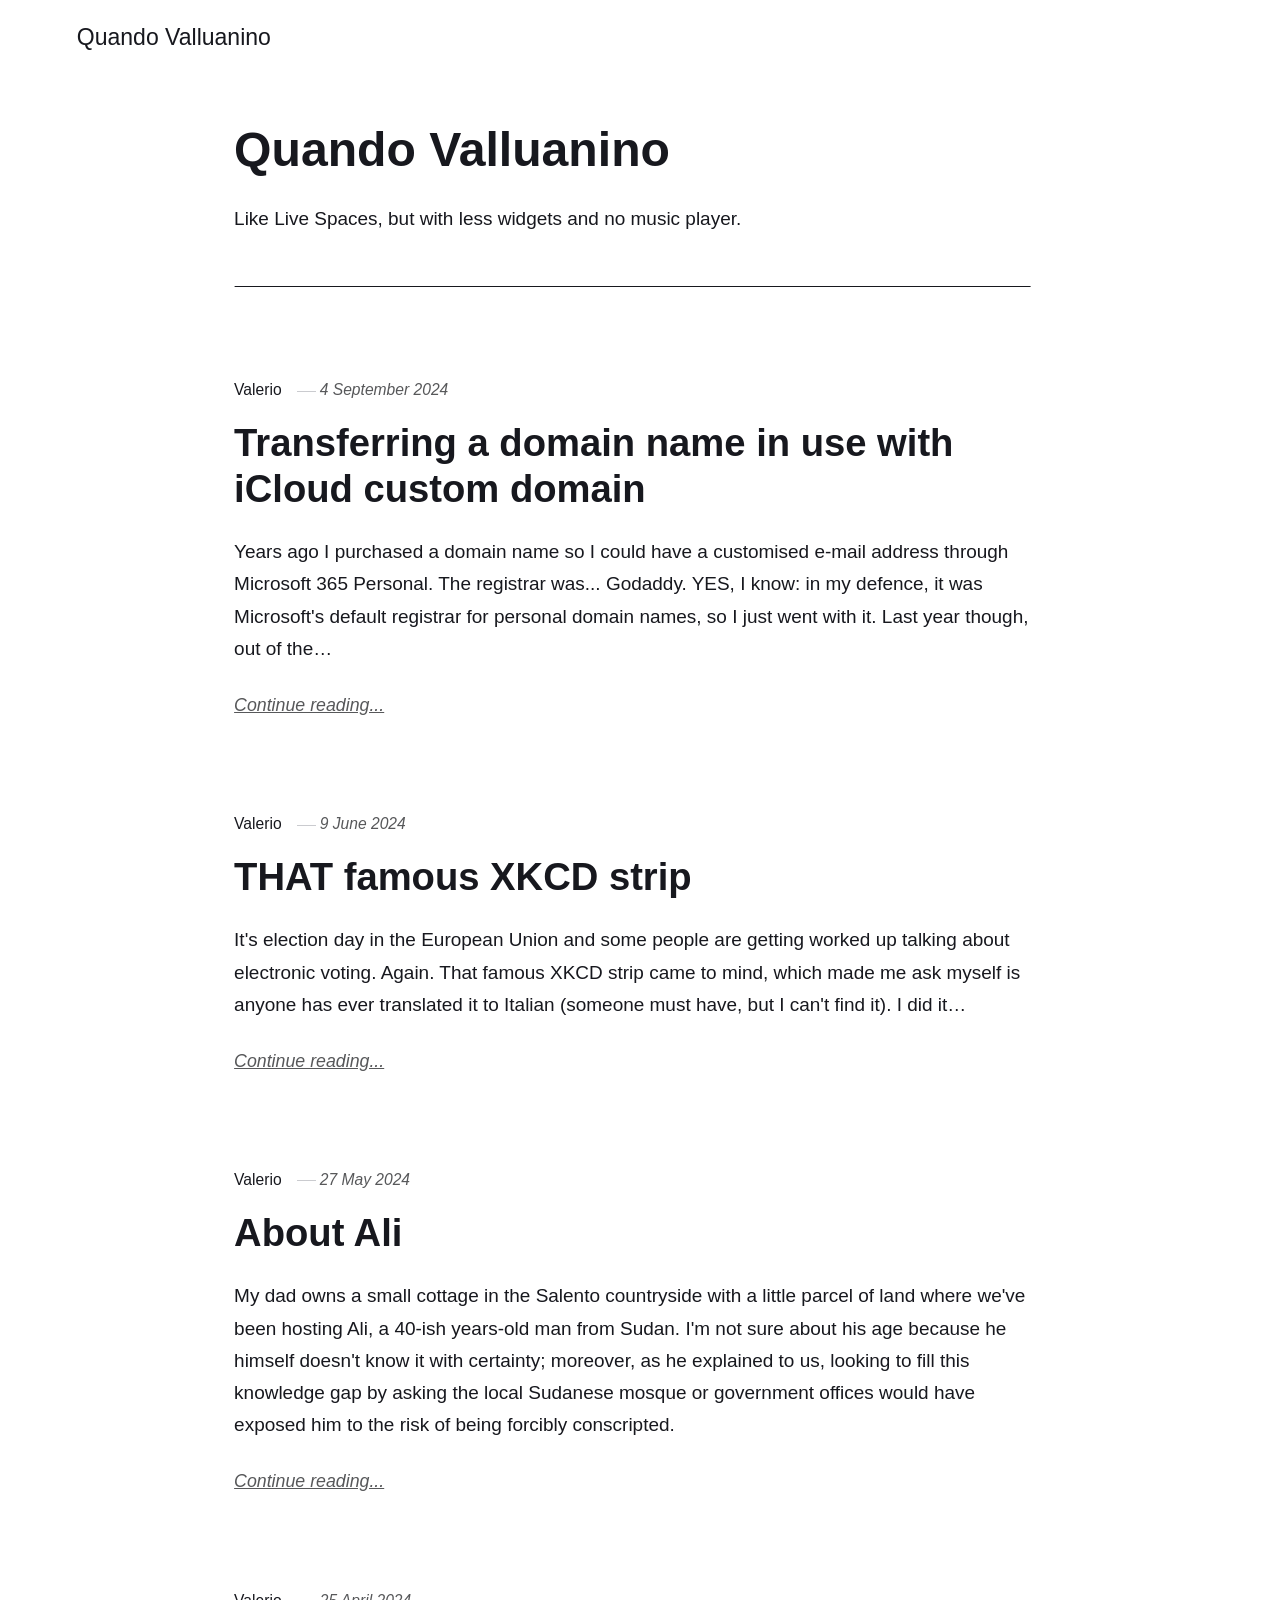
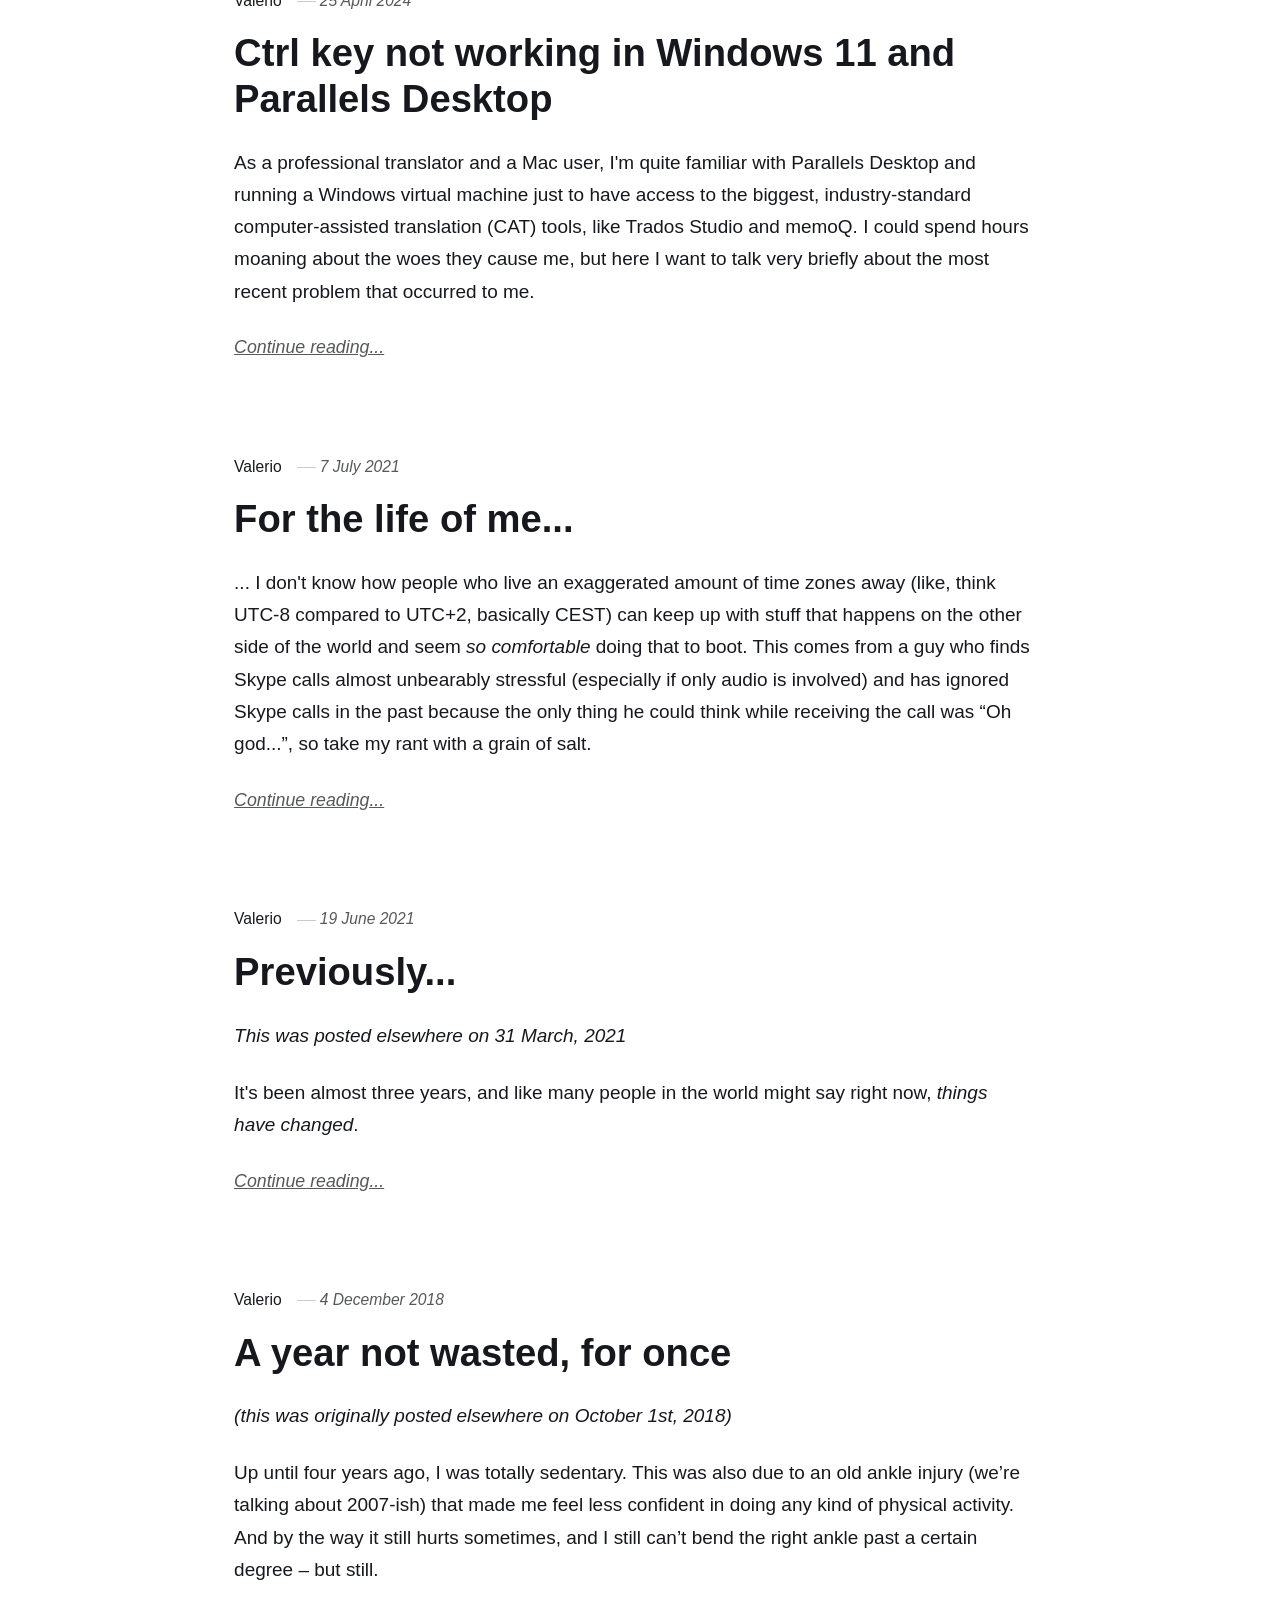
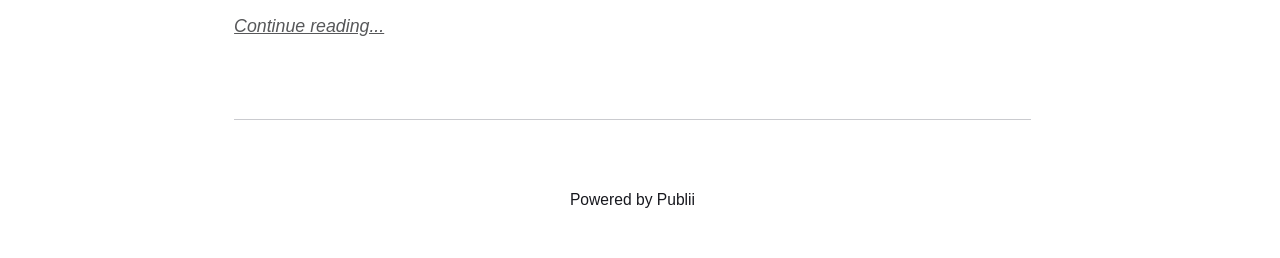
<file: index.html>
<!DOCTYPE html><html lang="en-gb"><head><meta charset="utf-8"><meta http-equiv="X-UA-Compatible" content="IE=edge"><meta name="viewport" content="width=device-width,initial-scale=1"><title>Quando Valluanino</title><meta name="generator" content="Publii Open-Source CMS for Static Site"><link rel="canonical" href="https://valluanino.github.io/quandovalluanino/"><link rel="alternate" type="application/atom+xml" href="https://valluanino.github.io/quandovalluanino/feed.xml" title="Quando Valluanino - RSS"><link rel="alternate" type="application/json" href="https://valluanino.github.io/quandovalluanino/feed.json" title="Quando Valluanino - JSON"><meta property="og:title" content="Quando Valluanino"><meta property="og:site_name" content="Quando Valluanino"><meta property="og:description" content=""><meta property="og:url" content="https://valluanino.github.io/quandovalluanino/"><meta property="og:type" content="website"><link rel="shortcut icon" href="https://valluanino.github.io/quandovalluanino/media/website/favicon.ico" type="image/x-icon"><link rel="stylesheet" href="https://valluanino.github.io/quandovalluanino/assets/css/style.css?v=ba29f6995f3744881c233d1e41ac983b"><script type="application/ld+json">{"@context":"http://schema.org","@type":"Organization","name":"Quando Valluanino","url":"https://valluanino.github.io/quandovalluanino/index.html"}</script><noscript><style>img[loading] {
                    opacity: 1;
                }</style></noscript></head><body class="home-template"><header class="top js-header"><a class="logo" href="https://valluanino.github.io/quandovalluanino/index.html">Quando Valluanino</a></header><main><div class="hero hero--noimage"><header class="hero__content"><div class="wrapper"><h1>Quando Valluanino</h1><p>Like Live Spaces, but with less widgets and no music player.</p></div></header></div><div class="wrapper feed"><article class="feed__item feed__item--centered"><div class="feed__content"><header><div class="feed__meta"><a href="https://valluanino.github.io/quandovalluanino/authors/valerio/index.html" class="feed__author">Valerio</a> <time datetime="2024-09-04T11:19" class="feed__date">4 September 2024</time></div><h2 class="feed__title"><a href="https://valluanino.github.io/quandovalluanino/transferring-a-domain-name-in-use-with-icloud-custom-domain/index.html">Transferring a domain name in use with iCloud custom domain</a></h2></header><p>Years ago I purchased a domain name so I could have a customised e-mail address through Microsoft 365 Personal. The registrar was... Godaddy. YES, I know: in my defence, it was Microsoft's default registrar for personal domain names, so I just went with it. Last year though, out of the&hellip;</p><a href="https://valluanino.github.io/quandovalluanino/transferring-a-domain-name-in-use-with-icloud-custom-domain/index.html" class="readmore feed__readmore">Continue reading...</a></div></article><article class="feed__item feed__item--centered"><div class="feed__content"><header><div class="feed__meta"><a href="https://valluanino.github.io/quandovalluanino/authors/valerio/index.html" class="feed__author">Valerio</a> <time datetime="2024-06-09T12:24" class="feed__date">9 June 2024</time></div><h2 class="feed__title"><a href="https://valluanino.github.io/quandovalluanino/that-famous-xkcd-strip/index.html">THAT famous XKCD strip</a></h2></header><p>It's election day in the European Union and some people are getting worked up talking about electronic voting. Again. That famous XKCD strip came to mind, which made me ask myself is anyone has ever translated it to Italian (someone must have, but I can't find it). I did it&hellip;</p><a href="https://valluanino.github.io/quandovalluanino/that-famous-xkcd-strip/index.html" class="readmore feed__readmore">Continue reading...</a></div></article><article class="feed__item feed__item--centered"><div class="feed__content"><header><div class="feed__meta"><a href="https://valluanino.github.io/quandovalluanino/authors/valerio/index.html" class="feed__author">Valerio</a> <time datetime="2024-05-27T23:04" class="feed__date">27 May 2024</time></div><h2 class="feed__title"><a href="https://valluanino.github.io/quandovalluanino/about-ali/index.html">About Ali</a></h2></header><p>My dad owns a small cottage in the Salento countryside with a little parcel of land where we've been hosting Ali, a 40-ish years-old man from Sudan. I'm not sure about his age because he himself doesn't know it with certainty; moreover, as he explained to us, looking to fill this knowledge gap by asking the local Sudanese mosque or government offices would have exposed him to the risk of being forcibly conscripted.</p><a href="https://valluanino.github.io/quandovalluanino/about-ali/index.html" class="readmore feed__readmore">Continue reading...</a></div></article><article class="feed__item feed__item--centered"><div class="feed__content"><header><div class="feed__meta"><a href="https://valluanino.github.io/quandovalluanino/authors/valerio/index.html" class="feed__author">Valerio</a> <time datetime="2024-04-25T13:28" class="feed__date">25 April 2024</time></div><h2 class="feed__title"><a href="https://valluanino.github.io/quandovalluanino/ctrl-key-not-working-in-windows-11-and-parallels-desktop/index.html">Ctrl key not working in Windows 11 and Parallels Desktop</a></h2></header><p>As a professional translator and a Mac user, I'm quite familiar with Parallels Desktop and running a Windows virtual machine just to have access to the biggest, industry-standard computer-assisted translation (CAT) tools, like Trados Studio and memoQ. I could spend hours moaning about the woes they cause me, but here I want to talk very briefly about the most recent problem that occurred to me.</p><a href="https://valluanino.github.io/quandovalluanino/ctrl-key-not-working-in-windows-11-and-parallels-desktop/index.html" class="readmore feed__readmore">Continue reading...</a></div></article><article class="feed__item feed__item--centered"><div class="feed__content"><header><div class="feed__meta"><a href="https://valluanino.github.io/quandovalluanino/authors/valerio/index.html" class="feed__author">Valerio</a> <time datetime="2021-07-07T16:00" class="feed__date">7 July 2021</time></div><h2 class="feed__title"><a href="https://valluanino.github.io/quandovalluanino/for-the-life-of-me/index.html">For the life of me...</a></h2></header><p>... I don't know how people who live an exaggerated amount of time zones away (like, think UTC-8 compared to UTC+2, basically CEST) can keep up with stuff that happens on the other side of the world and seem <em>so comfortable</em> doing that to boot. This comes from a guy who finds Skype calls almost unbearably stressful (especially if only audio is involved) and has ignored Skype calls in the past because the only thing he could think while receiving the call was “Oh god...”, so take my rant with a grain of salt.</p><a href="https://valluanino.github.io/quandovalluanino/for-the-life-of-me/index.html" class="readmore feed__readmore">Continue reading...</a></div></article><article class="feed__item feed__item--centered"><div class="feed__content"><header><div class="feed__meta"><a href="https://valluanino.github.io/quandovalluanino/authors/valerio/index.html" class="feed__author">Valerio</a> <time datetime="2021-06-19T18:00" class="feed__date">19 June 2021</time></div><h2 class="feed__title"><a href="https://valluanino.github.io/quandovalluanino/previously/index.html">Previously...</a></h2></header><p><em>This was posted elsewhere on 31 March, 2021</em></p><p>It's been almost three years, and like many people in the world might say right now, <em>things have changed</em>.</p><a href="https://valluanino.github.io/quandovalluanino/previously/index.html" class="readmore feed__readmore">Continue reading...</a></div></article><article class="feed__item feed__item--centered"><div class="feed__content"><header><div class="feed__meta"><a href="https://valluanino.github.io/quandovalluanino/authors/valerio/index.html" class="feed__author">Valerio</a> <time datetime="2018-12-04T18:00" class="feed__date">4 December 2018</time></div><h2 class="feed__title"><a href="https://valluanino.github.io/quandovalluanino/a-year-not-wasted-for-once/index.html">A year not wasted, for once</a></h2></header><p><em>(this was originally posted elsewhere on October 1st, 2018)</em></p><p>Up until four years ago, I was totally sedentary. This was also due to an old ankle injury (we’re talking about 2007-ish) that made me feel less confident in doing any kind of physical activity. And by the way it still hurts sometimes, and I still can’t bend the right ankle past a certain degree – but still.</p><a href="https://valluanino.github.io/quandovalluanino/a-year-not-wasted-for-once/index.html" class="readmore feed__readmore">Continue reading...</a></div></article></div></main><footer class="footer"><div class="wrapper"><div class="footer__copyright"><p>Powered by Publii</p></div><button id="backToTop" class="footer__bttop" aria-label="Back to top" title="Back to top"><svg width="20" height="20"><use xlink:href="https://valluanino.github.io/quandovalluanino/assets/svg/svg-map.svg#toparrow"/></svg></button></div></footer><script defer="defer" src="https://valluanino.github.io/quandovalluanino/assets/js/scripts.min.js?v=dafec4f87fead6718cb125f0b0fc8441"></script><script>window.publiiThemeMenuConfig={mobileMenuMode:'sidebar',animationSpeed:300,submenuWidth: 'auto',doubleClickTime:500,mobileMenuExpandableSubmenus:true,relatedContainerForOverlayMenuSelector:'.top'};</script><script>var images = document.querySelectorAll('img[loading]');
        for (var i = 0; i < images.length; i++) {
            if (images[i].complete) {
                images[i].classList.add('is-loaded');
            } else {
                images[i].addEventListener('load', function () {
                    this.classList.add('is-loaded');
                }, false);
            }
        }</script></body></html>
</file>
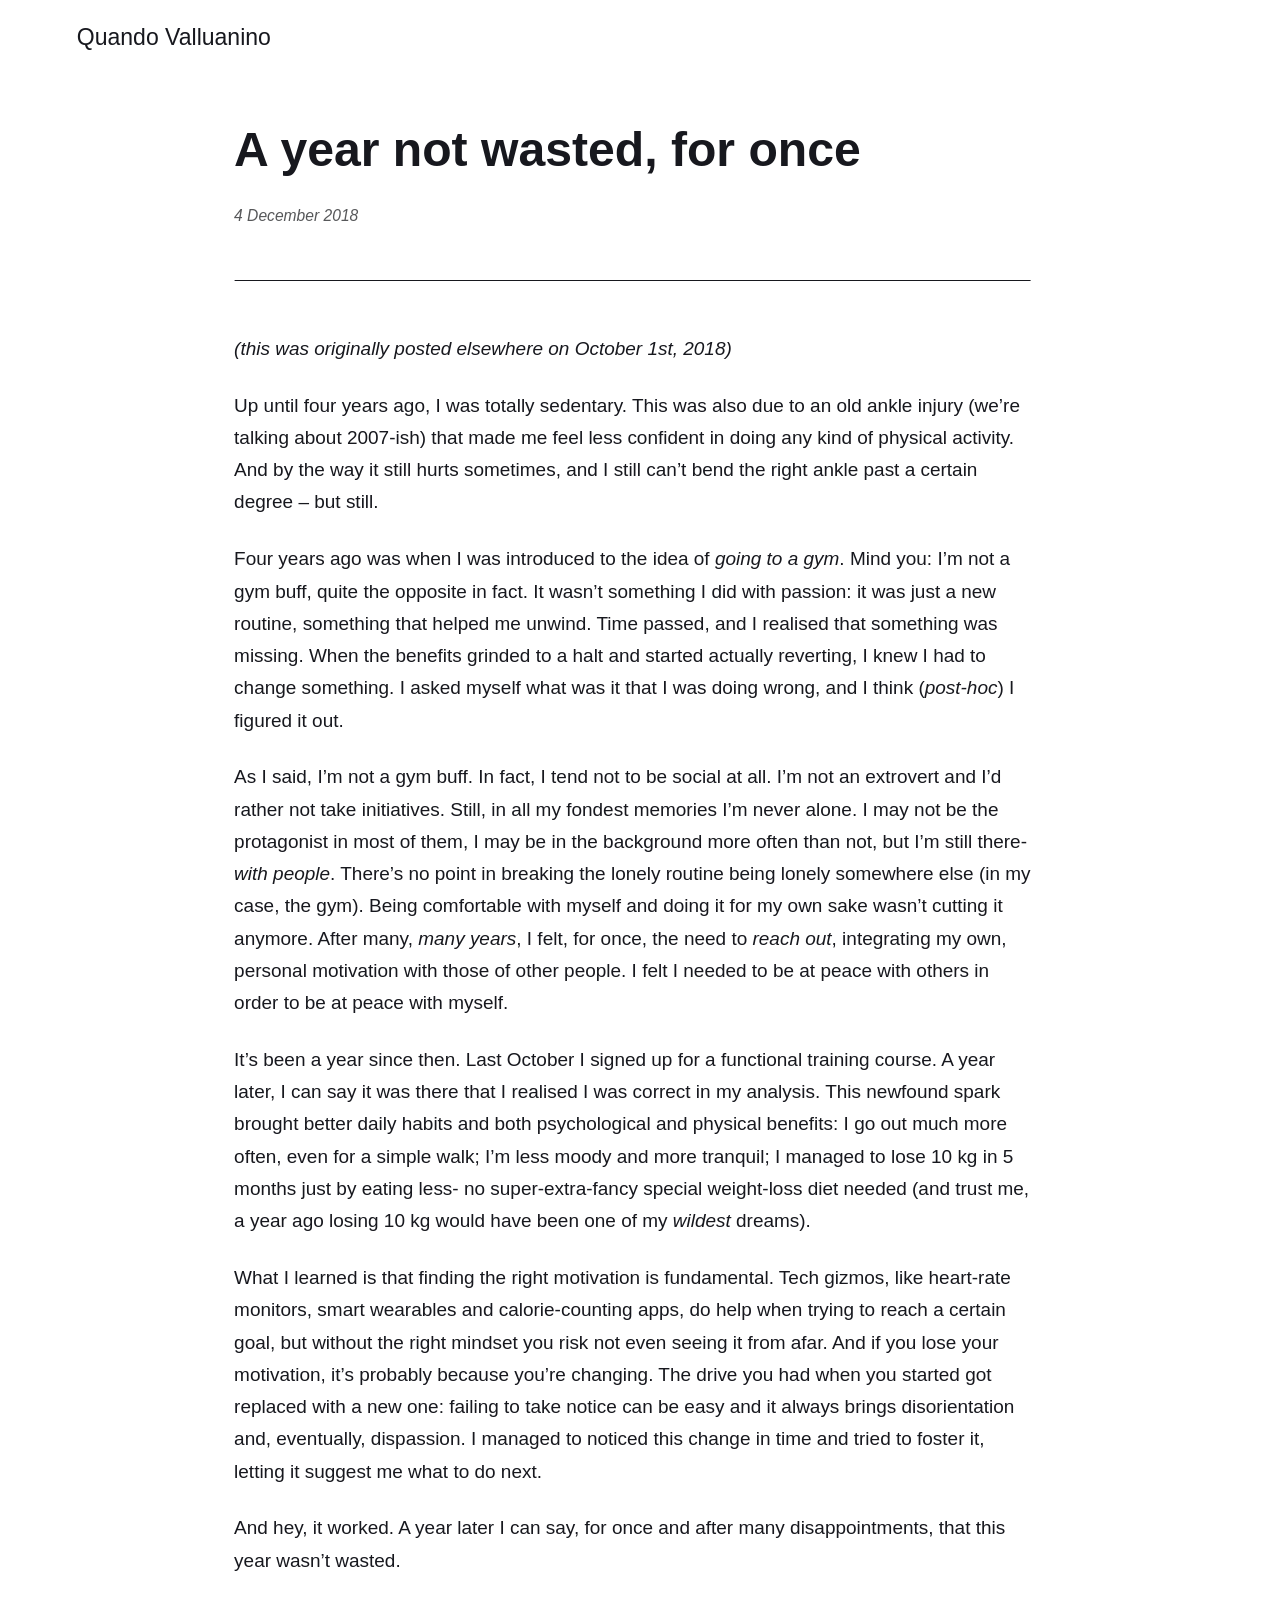
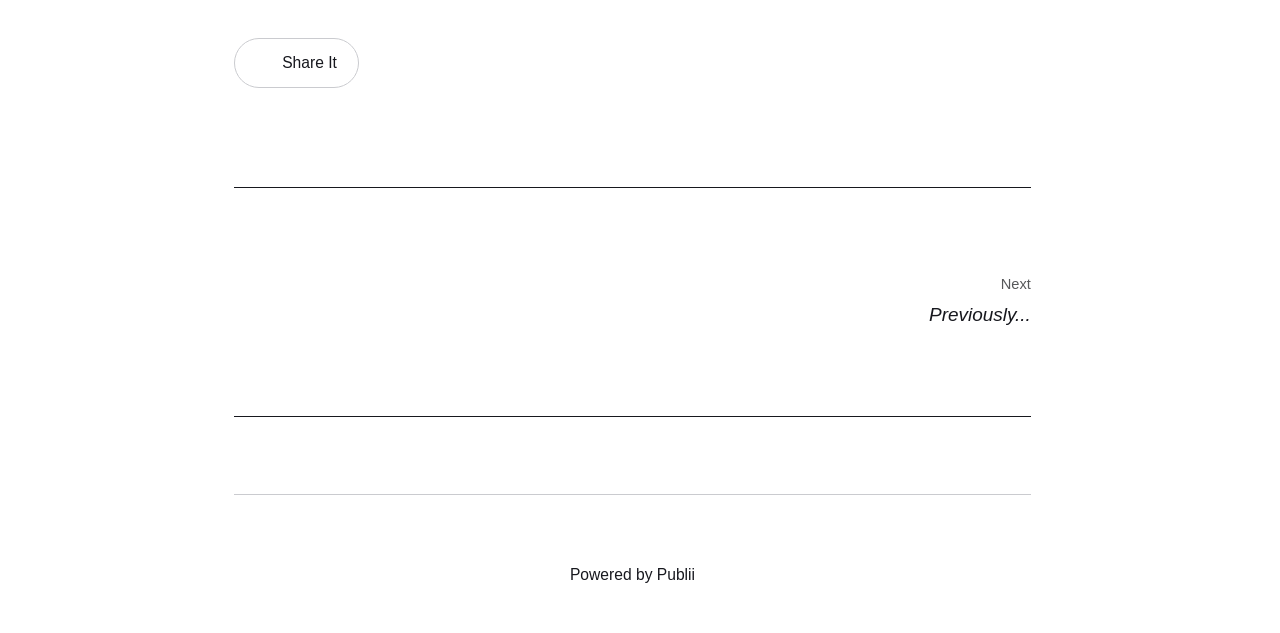
<file: a-year-not-wasted-for-once/index.html>
<!DOCTYPE html><html lang="en-gb"><head><meta charset="utf-8"><meta http-equiv="X-UA-Compatible" content="IE=edge"><meta name="viewport" content="width=device-width,initial-scale=1"><title>A year not wasted, for once - Quando Valluanino</title><meta name="description" content="(this was originally posted elsewhere on October 1st, 2018)Up until four years ago, I was totally sedentary. This was also due to an old ankle injury (we’re talking about 2007-ish) that made me feel less confident in doing any kind of physical activity. And by the way it still hurts sometimes, and I still can’t bend the right ankle past a certain degree – but still."><meta name="generator" content="Publii Open-Source CMS for Static Site"><link rel="canonical" href="https://valluanino.github.io/quandovalluanino/a-year-not-wasted-for-once/"><link rel="alternate" type="application/atom+xml" href="https://valluanino.github.io/quandovalluanino/feed.xml" title="Quando Valluanino - RSS"><link rel="alternate" type="application/json" href="https://valluanino.github.io/quandovalluanino/feed.json" title="Quando Valluanino - JSON"><meta property="og:title" content="A year not wasted, for once"><meta property="og:site_name" content="Quando Valluanino"><meta property="og:description" content="(this was originally posted elsewhere on October 1st, 2018)Up until four years ago, I was totally sedentary. This was also due to an old ankle injury (we’re talking about 2007-ish) that made me feel less confident in doing any kind of physical activity. And by the way it still hurts sometimes, and I still can’t bend the right ankle past a certain degree – but still."><meta property="og:url" content="https://valluanino.github.io/quandovalluanino/a-year-not-wasted-for-once/"><meta property="og:type" content="article"><link rel="shortcut icon" href="https://valluanino.github.io/quandovalluanino/media/website/favicon.ico" type="image/x-icon"><link rel="stylesheet" href="https://valluanino.github.io/quandovalluanino/assets/css/style.css?v=ba29f6995f3744881c233d1e41ac983b"><script type="application/ld+json">{"@context":"http://schema.org","@type":"Article","mainEntityOfPage":{"@type":"WebPage","@id":"https://valluanino.github.io/quandovalluanino/a-year-not-wasted-for-once/index.html"},"headline":"A year not wasted, for once","datePublished":"2018-12-04T18:00+01:00","dateModified":"2024-02-15T16:17+01:00","description":"(this was originally posted elsewhere on October 1st, 2018)Up until four years ago, I was totally sedentary. This was also due to an old ankle injury (we’re talking about 2007-ish) that made me feel less confident in doing any kind of physical activity. And by the way it still hurts sometimes, and I still can’t bend the right ankle past a certain degree – but still.","author":{"@type":"Person","name":"Valerio","url":"https://valluanino.github.io/quandovalluanino/authors/valerio/"},"publisher":{"@type":"Organization","name":"Valerio"}}</script><noscript><style>img[loading] {
                    opacity: 1;
                }</style></noscript></head><body class="post-template"><header class="top js-header"><a class="logo" href="https://valluanino.github.io/quandovalluanino/index.html">Quando Valluanino</a></header><main class="post"><article class="content"><div class="hero hero--noimage"><header class="hero__content"><div class="wrapper"><h1>A year not wasted, for once</h1><div class="feed__meta content__meta"><time datetime="2018-12-04T18:00" class="feed__date">4 December 2018</time></div></div></header></div><div class="entry-wrapper content__entry"><p><em>(this was originally posted elsewhere on October 1st, 2018)</em></p><p>Up until four years ago, I was totally sedentary. This was also due to an old ankle injury (we’re talking about 2007-ish) that made me feel less confident in doing any kind of physical activity. And by the way it still hurts sometimes, and I still can’t bend the right ankle past a certain degree – but still.</p><p>Four years ago was when I was introduced to the idea of <em>going to a gym</em>. Mind you: I’m not a gym buff, quite the opposite in fact. It wasn’t something I did with passion: it was just a new routine, something that helped me unwind. Time passed, and I realised that something was missing. When the benefits grinded to a halt and started actually reverting, I knew I had to change something. I asked myself what was it that I was doing wrong, and I think (<em>post-hoc</em>) I figured it out.</p><p>As I said, I’m not a gym buff. In fact, I tend not to be social at all. I’m not an extrovert and I’d rather not take initiatives. Still, in all my fondest memories I’m never alone. I may not be the protagonist in most of them, I may be in the background more often than not, but I’m still there- <em>with people</em>. There’s no point in breaking the lonely routine being lonely somewhere else (in my case, the gym). Being comfortable with myself and doing it for my own sake wasn’t cutting it anymore. After many, <em>many years</em>, I felt, for once, the need to <em>reach out</em>, integrating my own, personal motivation with those of other people. I felt I needed to be at peace with others in order to be at peace with myself.</p><p>It’s been a year since then. Last October I signed up for a functional training course. A year later, I can say it was there that I realised I was correct in my analysis. This newfound spark brought better daily habits and both psychological and physical benefits: I go out much more often, even for a simple walk; I’m less moody and more tranquil; I managed to lose 10 kg in 5 months just by eating less- no super-extra-fancy special weight-loss diet needed (and trust me, a year ago losing 10 kg would have been one of my <em>wildest</em> dreams).</p><p>What I learned is that finding the right motivation is fundamental. Tech gizmos, like heart-rate monitors, smart wearables and calorie-counting apps, do help when trying to reach a certain goal, but without the right mindset you risk not even seeing it from afar. And if you lose your motivation, it’s probably because you’re changing. The drive you had when you started got replaced with a new one: failing to take notice can be easy and it always brings disorientation and, eventually, dispassion. I managed to noticed this change in time and tried to foster it, letting it suggest me what to do next.</p><p>And hey, it worked. A year later I can say, for once and after many disappointments, that this year wasn’t wasted.</p></div><footer class="content__footer"><div class="entry-wrapper"><div class="content__actions"><div class="content__share"><button class="btn--icon content__share-button js-content__share-button"><svg width="20" height="20" aria-hidden="true"><use xlink:href="https://valluanino.github.io/quandovalluanino/assets/svg/svg-map.svg#share"></use></svg> <span>Share It</span></button><div class="content__share-popup js-content__share-popup"></div></div></div></div><nav class="content__nav"><div class="wrapper"><div class="content__nav-inner"><div class="content__nav-next"><a href="https://valluanino.github.io/quandovalluanino/previously/index.html" class="content__nav-link" rel="next"><div><span>Next</span> Previously...</div></a></div></div></div></nav></footer></article></main><footer class="footer"><div class="wrapper"><div class="footer__copyright"><p>Powered by Publii</p></div><button id="backToTop" class="footer__bttop" aria-label="Back to top" title="Back to top"><svg width="20" height="20"><use xlink:href="https://valluanino.github.io/quandovalluanino/assets/svg/svg-map.svg#toparrow"/></svg></button></div></footer><script defer="defer" src="https://valluanino.github.io/quandovalluanino/assets/js/scripts.min.js?v=dafec4f87fead6718cb125f0b0fc8441"></script><script>window.publiiThemeMenuConfig={mobileMenuMode:'sidebar',animationSpeed:300,submenuWidth: 'auto',doubleClickTime:500,mobileMenuExpandableSubmenus:true,relatedContainerForOverlayMenuSelector:'.top'};</script><script>var images = document.querySelectorAll('img[loading]');
        for (var i = 0; i < images.length; i++) {
            if (images[i].complete) {
                images[i].classList.add('is-loaded');
            } else {
                images[i].addEventListener('load', function () {
                    this.classList.add('is-loaded');
                }, false);
            }
        }</script></body></html>
</file>
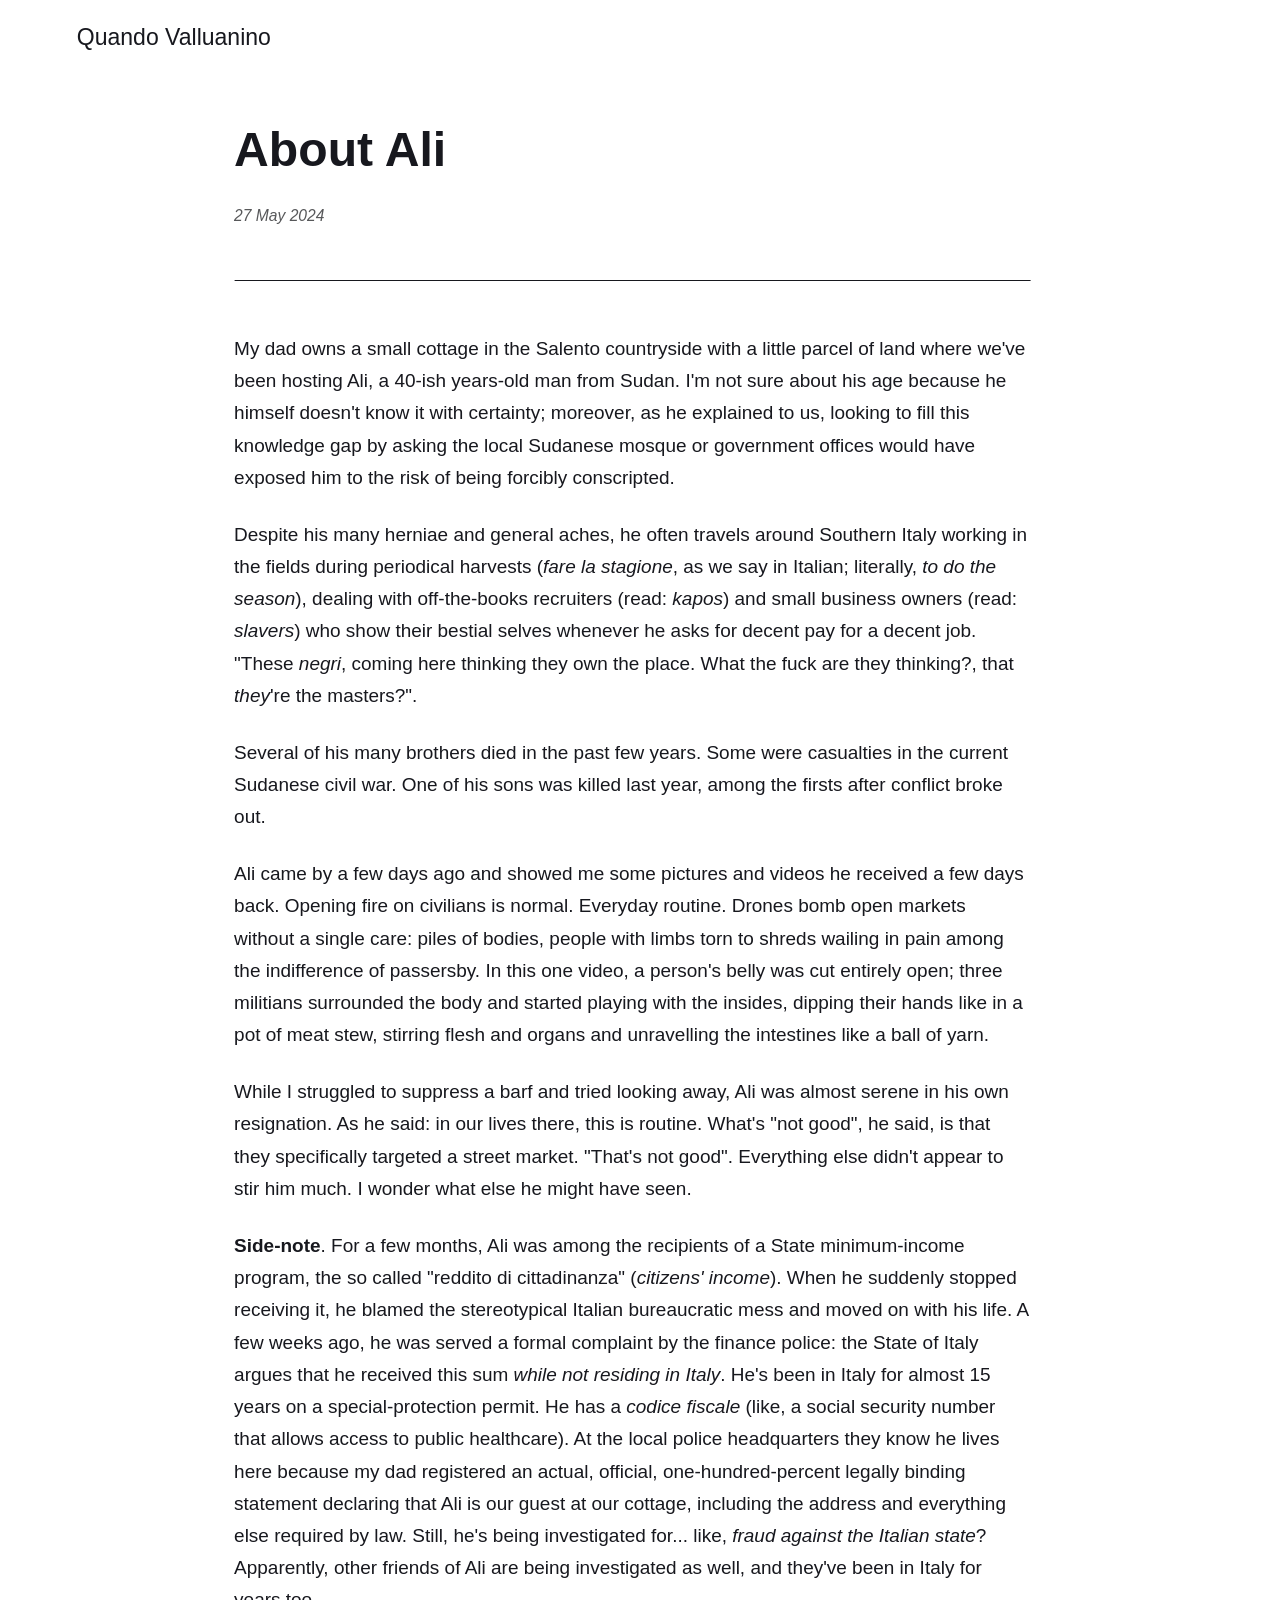
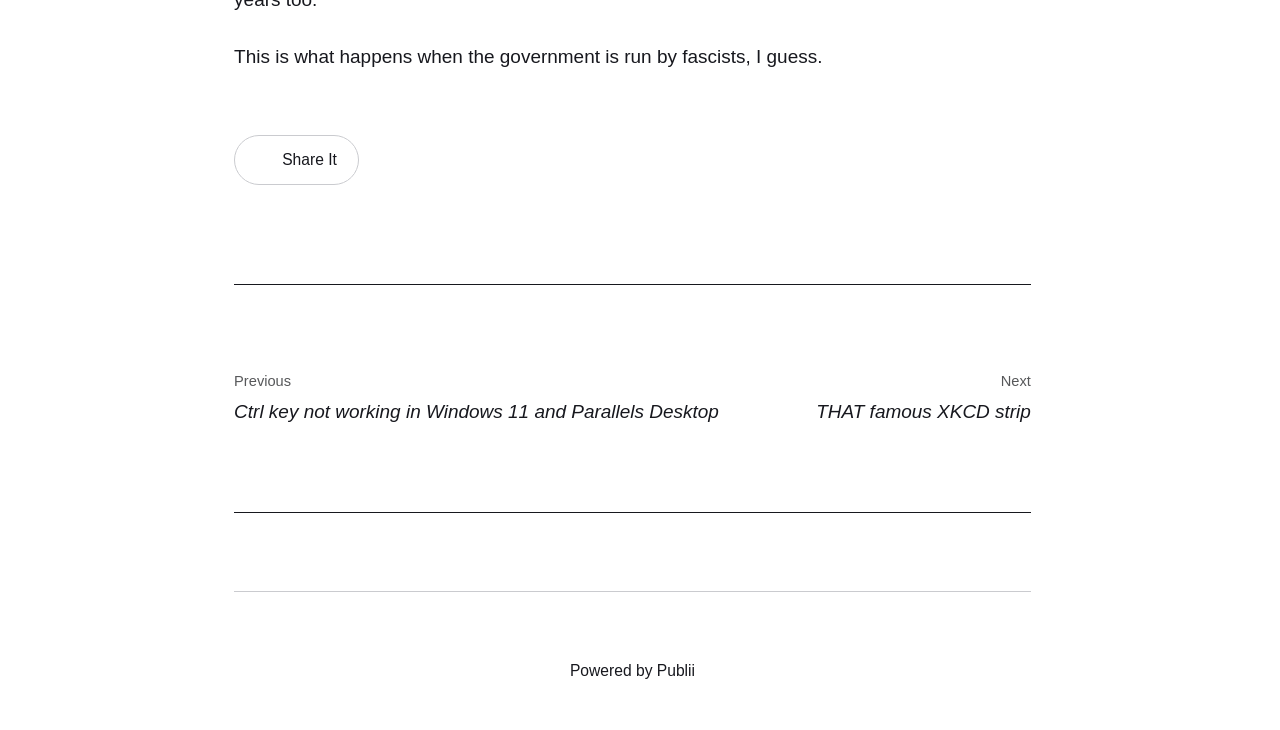
<file: about-ali/index.html>
<!DOCTYPE html><html lang="en-gb"><head><meta charset="utf-8"><meta http-equiv="X-UA-Compatible" content="IE=edge"><meta name="viewport" content="width=device-width,initial-scale=1"><title>About Ali - Quando Valluanino</title><meta name="description" content="My dad owns a small cottage in the Salento countryside with a little parcel of land where we've been hosting Ali, a 40-ish years-old man from Sudan. I'm not sure about his age because he himself doesn't know it with certainty; moreover, as he explained to us, looking to fill this knowledge gap by asking the local Sudanese mosque or government offices would have exposed him to the risk of being forcibly conscripted."><meta name="generator" content="Publii Open-Source CMS for Static Site"><link rel="canonical" href="https://valluanino.github.io/quandovalluanino/about-ali/"><link rel="alternate" type="application/atom+xml" href="https://valluanino.github.io/quandovalluanino/feed.xml" title="Quando Valluanino - RSS"><link rel="alternate" type="application/json" href="https://valluanino.github.io/quandovalluanino/feed.json" title="Quando Valluanino - JSON"><meta property="og:title" content="About Ali"><meta property="og:site_name" content="Quando Valluanino"><meta property="og:description" content="My dad owns a small cottage in the Salento countryside with a little parcel of land where we've been hosting Ali, a 40-ish years-old man from Sudan. I'm not sure about his age because he himself doesn't know it with certainty; moreover, as he explained to us, looking to fill this knowledge gap by asking the local Sudanese mosque or government offices would have exposed him to the risk of being forcibly conscripted."><meta property="og:url" content="https://valluanino.github.io/quandovalluanino/about-ali/"><meta property="og:type" content="article"><link rel="shortcut icon" href="https://valluanino.github.io/quandovalluanino/media/website/favicon.ico" type="image/x-icon"><link rel="stylesheet" href="https://valluanino.github.io/quandovalluanino/assets/css/style.css?v=ba29f6995f3744881c233d1e41ac983b"><script type="application/ld+json">{"@context":"http://schema.org","@type":"Article","mainEntityOfPage":{"@type":"WebPage","@id":"https://valluanino.github.io/quandovalluanino/about-ali/index.html"},"headline":"About Ali","datePublished":"2024-05-27T23:04+02:00","dateModified":"2024-05-27T23:14+02:00","description":"My dad owns a small cottage in the Salento countryside with a little parcel of land where we've been hosting Ali, a 40-ish years-old man from Sudan. I'm not sure about his age because he himself doesn't know it with certainty; moreover, as he explained to us, looking to fill this knowledge gap by asking the local Sudanese mosque or government offices would have exposed him to the risk of being forcibly conscripted.","author":{"@type":"Person","name":"Valerio","url":"https://valluanino.github.io/quandovalluanino/authors/valerio/"},"publisher":{"@type":"Organization","name":"Valerio"}}</script><noscript><style>img[loading] {
                    opacity: 1;
                }</style></noscript></head><body class="post-template"><header class="top js-header"><a class="logo" href="https://valluanino.github.io/quandovalluanino/index.html">Quando Valluanino</a></header><main class="post"><article class="content"><div class="hero hero--noimage"><header class="hero__content"><div class="wrapper"><h1>About Ali</h1><div class="feed__meta content__meta"><time datetime="2024-05-27T23:04" class="feed__date">27 May 2024</time></div></div></header></div><div class="entry-wrapper content__entry"><p>My dad owns a small cottage in the Salento countryside with a little parcel of land where we've been hosting Ali, a 40-ish years-old man from Sudan. I'm not sure about his age because he himself doesn't know it with certainty; moreover, as he explained to us, looking to fill this knowledge gap by asking the local Sudanese mosque or government offices would have exposed him to the risk of being forcibly conscripted.</p><p>Despite his many herniae and general aches, he often travels around Southern Italy working in the fields during periodical harvests (<em>fare la stagione</em>, as we say in Italian; literally, <em>to do the season</em>), dealing with off-the-books recruiters (read: <em>kapos</em>) and small business owners (read: <em>slavers</em>) who show their bestial selves whenever he asks for decent pay for a decent job. "These <em>negri</em>, coming here thinking they own the place. What the fuck are they thinking?, that <em>they</em>'re the masters?".</p><p>Several of his many brothers died in the past few years. Some were casualties in the current Sudanese civil war. One of his sons was killed last year, among the firsts after conflict broke out.</p><p>Ali came by a few days ago and showed me some pictures and videos he received a few days back. Opening fire on civilians is normal. Everyday routine. Drones bomb open markets without a single care: piles of bodies, people with limbs torn to shreds wailing in pain among the indifference of passersby. In this one video, a person's belly was cut entirely open; three militians surrounded the body and started playing with the insides, dipping their hands like in a pot of meat stew, stirring flesh and organs and unravelling the intestines like a ball of yarn.</p><p>While I struggled to suppress a barf and tried looking away, Ali was almost serene in his own resignation. As he said: in our lives there, this is routine. What's "not good", he said, is that they specifically targeted a street market. "That's not good". Everything else didn't appear to stir him much. I wonder what else he might have seen.</p><p><strong>Side-note</strong>. For a few months, Ali was among the recipients of a State minimum-income program, the so called "reddito di cittadinanza" (<em>citizens' income</em>). When he suddenly stopped receiving it, he blamed the stereotypical Italian bureaucratic mess and moved on with his life. A few weeks ago, he was served a formal complaint by the finance police: the State of Italy argues that he received this sum <em>while not residing in Italy</em>. He's been in Italy for almost 15 years on a special-protection permit. He has a <em>codice fiscale</em> (like, a social security number that allows access to public healthcare). At the local police headquarters they know he lives here because my dad registered an actual, official, one-hundred-percent legally binding statement declaring that Ali is our guest at our cottage, including the address and everything else required by law. Still, he's being investigated for... like, <em>fraud against the Italian state</em>? Apparently, other friends of Ali are being investigated as well, and they've been in Italy for years too.</p><p>This is what happens when the government is run by fascists, I guess.</p></div><footer class="content__footer"><div class="entry-wrapper"><div class="content__actions"><div class="content__share"><button class="btn--icon content__share-button js-content__share-button"><svg width="20" height="20" aria-hidden="true"><use xlink:href="https://valluanino.github.io/quandovalluanino/assets/svg/svg-map.svg#share"></use></svg> <span>Share It</span></button><div class="content__share-popup js-content__share-popup"></div></div></div></div><nav class="content__nav"><div class="wrapper"><div class="content__nav-inner"><div class="content__nav-prev"><a href="https://valluanino.github.io/quandovalluanino/ctrl-key-not-working-in-windows-11-and-parallels-desktop/index.html" class="content__nav-link" rel="prev"><div><span>Previous</span> Ctrl key not working in Windows 11 and Parallels Desktop</div></a></div><div class="content__nav-next"><a href="https://valluanino.github.io/quandovalluanino/that-famous-xkcd-strip/index.html" class="content__nav-link" rel="next"><div><span>Next</span> THAT famous XKCD strip</div></a></div></div></div></nav></footer></article></main><footer class="footer"><div class="wrapper"><div class="footer__copyright"><p>Powered by Publii</p></div><button id="backToTop" class="footer__bttop" aria-label="Back to top" title="Back to top"><svg width="20" height="20"><use xlink:href="https://valluanino.github.io/quandovalluanino/assets/svg/svg-map.svg#toparrow"/></svg></button></div></footer><script defer="defer" src="https://valluanino.github.io/quandovalluanino/assets/js/scripts.min.js?v=dafec4f87fead6718cb125f0b0fc8441"></script><script>window.publiiThemeMenuConfig={mobileMenuMode:'sidebar',animationSpeed:300,submenuWidth: 'auto',doubleClickTime:500,mobileMenuExpandableSubmenus:true,relatedContainerForOverlayMenuSelector:'.top'};</script><script>var images = document.querySelectorAll('img[loading]');
        for (var i = 0; i < images.length; i++) {
            if (images[i].complete) {
                images[i].classList.add('is-loaded');
            } else {
                images[i].addEventListener('load', function () {
                    this.classList.add('is-loaded');
                }, false);
            }
        }</script></body></html>
</file>
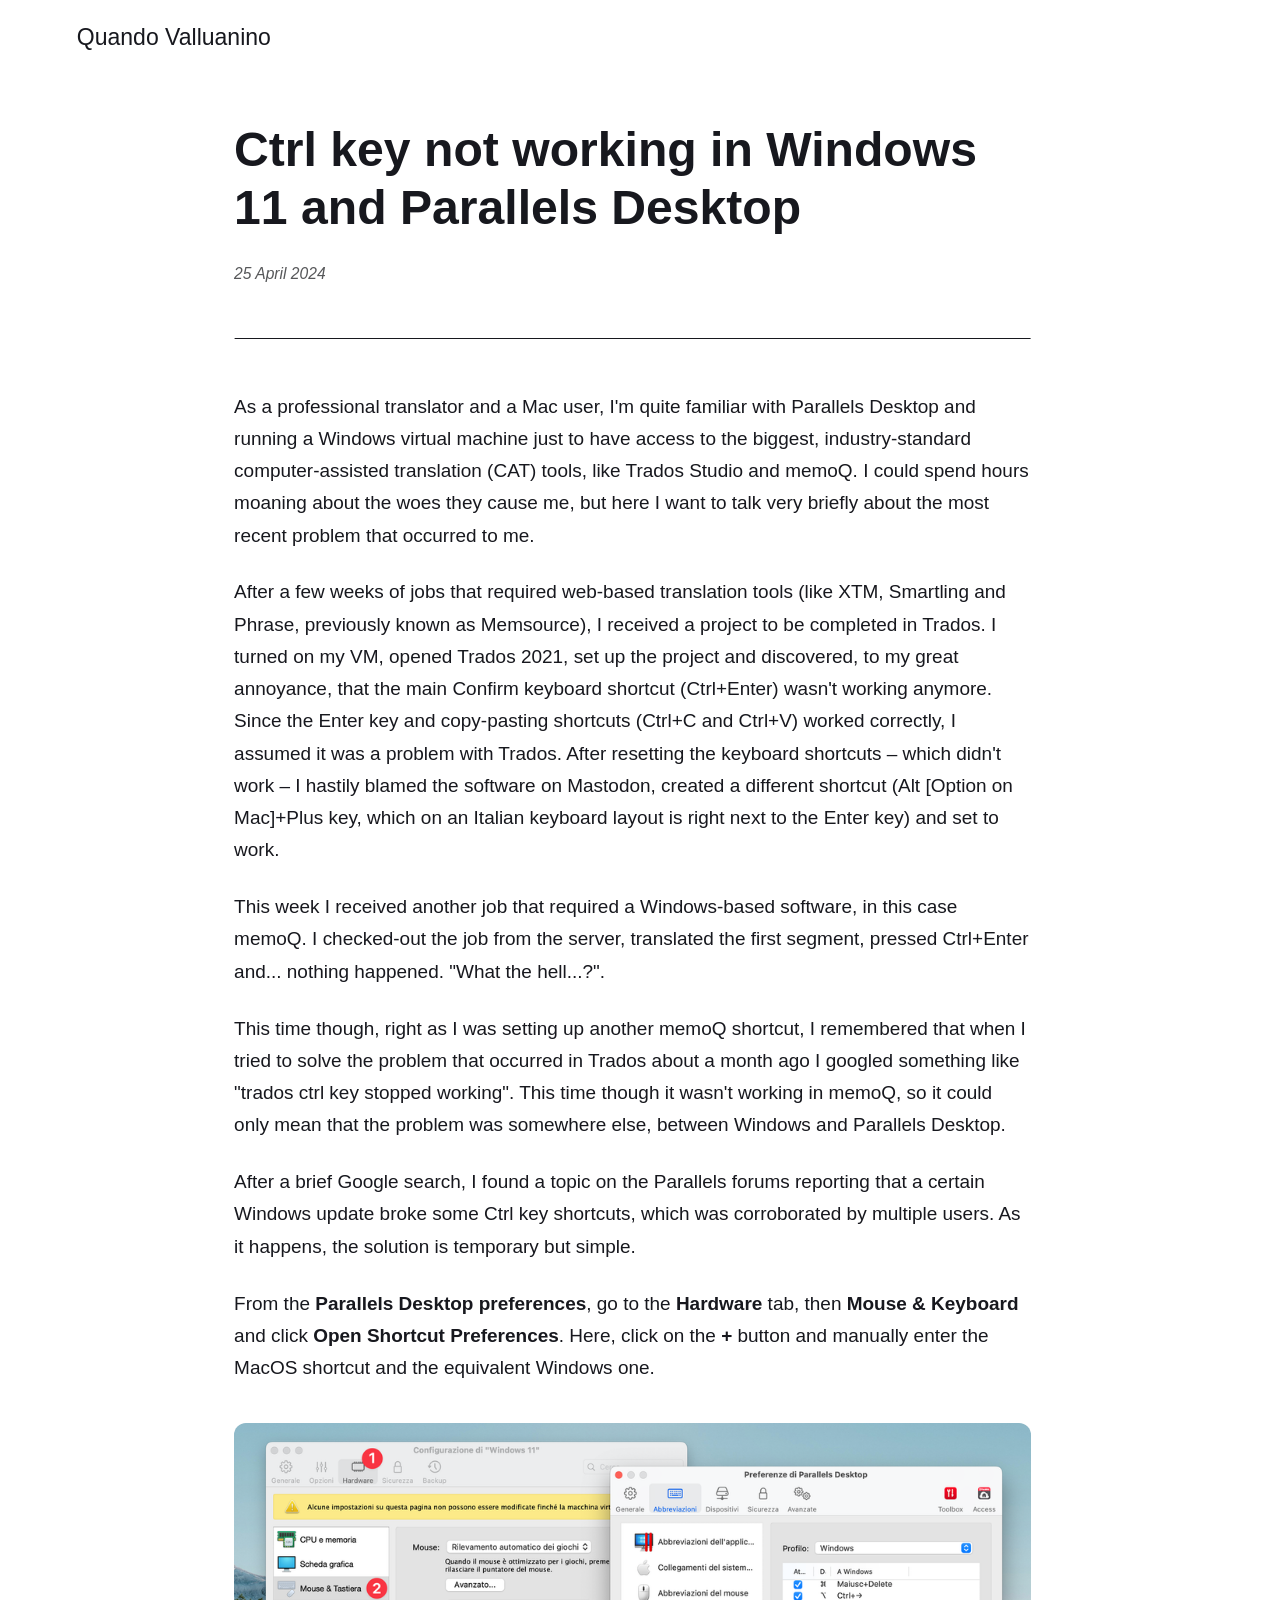
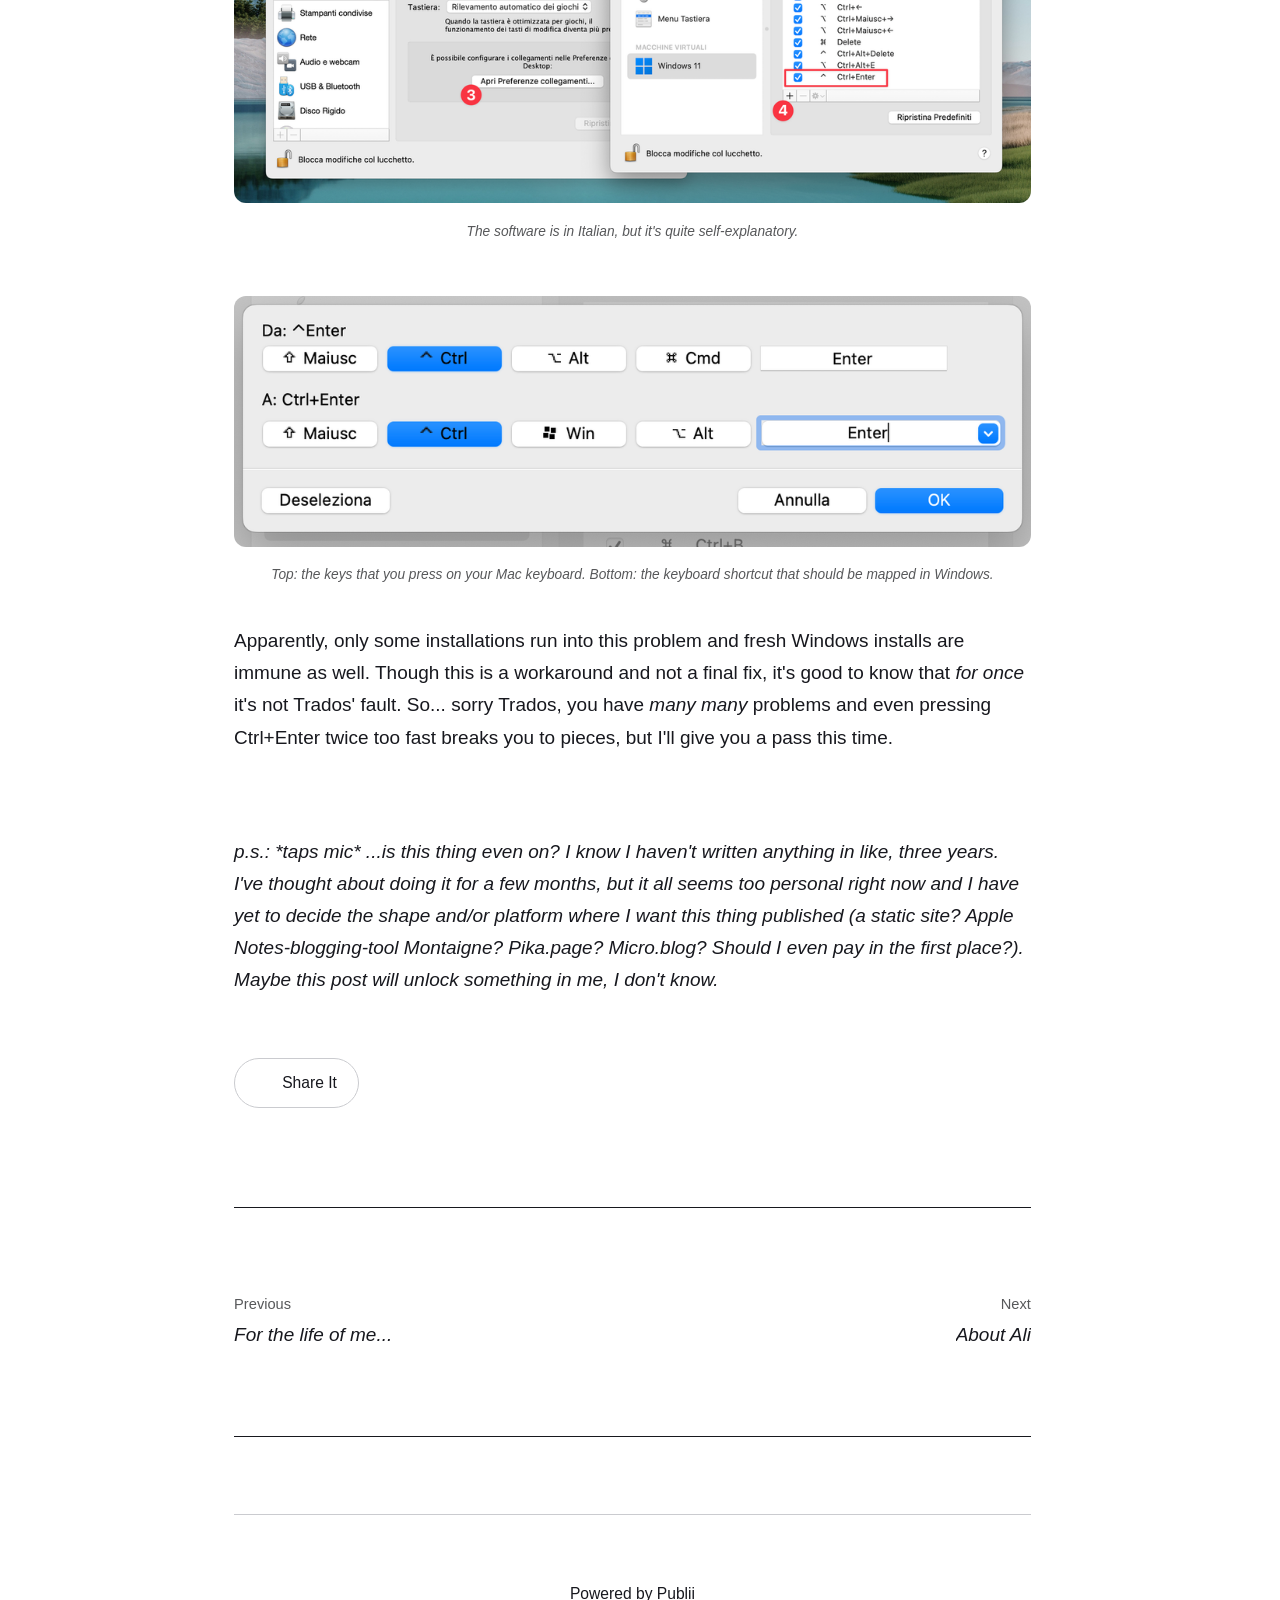
<file: ctrl-key-not-working-in-windows-11-and-parallels-desktop/index.html>
<!DOCTYPE html><html lang="en-gb"><head><meta charset="utf-8"><meta http-equiv="X-UA-Compatible" content="IE=edge"><meta name="viewport" content="width=device-width,initial-scale=1"><title>Ctrl key not working in Windows 11 and Parallels Desktop - Quando Valluanino</title><meta name="description" content="As a professional translator and a Mac user, I'm quite familiar with Parallels Desktop and running a Windows virtual machine just to have access to the biggest, industry-standard computer-assisted translation (CAT) tools, like Trados Studio and memoQ. I could spend hours moaning about the woes they cause me, but here I want to talk very briefly about the most recent problem that occurred to me."><meta name="generator" content="Publii Open-Source CMS for Static Site"><link rel="canonical" href="https://valluanino.github.io/quandovalluanino/ctrl-key-not-working-in-windows-11-and-parallels-desktop/"><link rel="alternate" type="application/atom+xml" href="https://valluanino.github.io/quandovalluanino/feed.xml" title="Quando Valluanino - RSS"><link rel="alternate" type="application/json" href="https://valluanino.github.io/quandovalluanino/feed.json" title="Quando Valluanino - JSON"><meta property="og:title" content="Ctrl key not working in Windows 11 and Parallels Desktop"><meta property="og:site_name" content="Quando Valluanino"><meta property="og:description" content="As a professional translator and a Mac user, I'm quite familiar with Parallels Desktop and running a Windows virtual machine just to have access to the biggest, industry-standard computer-assisted translation (CAT) tools, like Trados Studio and memoQ. I could spend hours moaning about the woes they cause me, but here I want to talk very briefly about the most recent problem that occurred to me."><meta property="og:url" content="https://valluanino.github.io/quandovalluanino/ctrl-key-not-working-in-windows-11-and-parallels-desktop/"><meta property="og:type" content="article"><link rel="shortcut icon" href="https://valluanino.github.io/quandovalluanino/media/website/favicon.ico" type="image/x-icon"><link rel="stylesheet" href="https://valluanino.github.io/quandovalluanino/assets/css/style.css?v=ba29f6995f3744881c233d1e41ac983b"><script type="application/ld+json">{"@context":"http://schema.org","@type":"Article","mainEntityOfPage":{"@type":"WebPage","@id":"https://valluanino.github.io/quandovalluanino/ctrl-key-not-working-in-windows-11-and-parallels-desktop/index.html"},"headline":"Ctrl key not working in Windows 11 and Parallels Desktop","datePublished":"2024-04-25T13:28+02:00","dateModified":"2024-04-29T10:11+02:00","description":"As a professional translator and a Mac user, I'm quite familiar with Parallels Desktop and running a Windows virtual machine just to have access to the biggest, industry-standard computer-assisted translation (CAT) tools, like Trados Studio and memoQ. I could spend hours moaning about the woes they cause me, but here I want to talk very briefly about the most recent problem that occurred to me.","author":{"@type":"Person","name":"Valerio","url":"https://valluanino.github.io/quandovalluanino/authors/valerio/"},"publisher":{"@type":"Organization","name":"Valerio"}}</script><noscript><style>img[loading] {
                    opacity: 1;
                }</style></noscript></head><body class="post-template"><header class="top js-header"><a class="logo" href="https://valluanino.github.io/quandovalluanino/index.html">Quando Valluanino</a></header><main class="post"><article class="content"><div class="hero hero--noimage"><header class="hero__content"><div class="wrapper"><h1>Ctrl key not working in Windows 11 and Parallels Desktop</h1><div class="feed__meta content__meta"><time datetime="2024-04-25T13:28" class="feed__date">25 April 2024</time></div></div></header></div><div class="entry-wrapper content__entry"><p>As a professional translator and a Mac user, I'm quite familiar with Parallels Desktop and running a Windows virtual machine just to have access to the biggest, industry-standard computer-assisted translation (CAT) tools, like Trados Studio and memoQ. I could spend hours moaning about the woes they cause me, but here I want to talk very briefly about the most recent problem that occurred to me.</p><p>After a few weeks of jobs that required web-based translation tools (like XTM, Smartling and Phrase, previously known as Memsource), I received a project to be completed in Trados. I turned on my VM, opened Trados 2021, set up the project and discovered, to my great annoyance, that the main Confirm keyboard shortcut (Ctrl+Enter) wasn't working anymore. Since the Enter key and copy-pasting shortcuts (Ctrl+C and Ctrl+V) worked correctly, I assumed it was a problem with Trados. After resetting the keyboard shortcuts – which didn't work – I hastily blamed the software on Mastodon, created a different shortcut (Alt [Option on Mac]+Plus key, which on an Italian keyboard layout is right next to the Enter key) and set to work.</p><p>This week I received another job that required a Windows-based software, in this case memoQ. I checked-out the job from the server, translated the first segment, pressed Ctrl+Enter and... nothing happened. "What the hell...?".</p><p>This time though, right as I was setting up another memoQ shortcut, I remembered that when I tried to solve the problem that occurred in Trados about a month ago I googled something like "trados ctrl key stopped working". This time though it wasn't working in memoQ, so it could only mean that the problem was somewhere else, between Windows and Parallels Desktop.</p><p>After a brief Google search, I found a topic on the Parallels forums reporting that a certain Windows update broke some Ctrl key shortcuts, which was corroborated by multiple users. As it happens, the solution is temporary but simple.</p><p>From the <strong>Parallels Desktop preferences</strong>, go to the <strong>Hardware</strong> tab, then <strong>Mouse &amp; Keyboard</strong> and click <strong>Open Shortcut Preferences</strong>. Here, click on the <strong>+</strong> button and manually enter the MacOS shortcut and the equivalent Windows one.</p><figure class="post__image"><img loading="lazy" src="https://valluanino.github.io/quandovalluanino/media/posts/5/screenshot_parallels_ctrl1.png" alt="" width="1824" height="871" sizes="(max-width: 1920px) 100vw, 1920px" srcset="https://valluanino.github.io/quandovalluanino/media/posts/5/responsive/screenshot_parallels_ctrl1-xs.png 640w, https://valluanino.github.io/quandovalluanino/media/posts/5/responsive/screenshot_parallels_ctrl1-sm.png 768w, https://valluanino.github.io/quandovalluanino/media/posts/5/responsive/screenshot_parallels_ctrl1-md.png 1024w, https://valluanino.github.io/quandovalluanino/media/posts/5/responsive/screenshot_parallels_ctrl1-lg.png 1366w, https://valluanino.github.io/quandovalluanino/media/posts/5/responsive/screenshot_parallels_ctrl1-xl.png 1600w, https://valluanino.github.io/quandovalluanino/media/posts/5/responsive/screenshot_parallels_ctrl1-2xl.png 1920w"><figcaption>The software is in Italian, but it's quite self-explanatory.</figcaption></figure><figure class="post__image"><img loading="lazy" src="https://valluanino.github.io/quandovalluanino/media/posts/5/screenshot_parallels_ctrl2.png" alt="" width="1268" height="400" sizes="(max-width: 1920px) 100vw, 1920px" srcset="https://valluanino.github.io/quandovalluanino/media/posts/5/responsive/screenshot_parallels_ctrl2-xs.png 640w, https://valluanino.github.io/quandovalluanino/media/posts/5/responsive/screenshot_parallels_ctrl2-sm.png 768w, https://valluanino.github.io/quandovalluanino/media/posts/5/responsive/screenshot_parallels_ctrl2-md.png 1024w, https://valluanino.github.io/quandovalluanino/media/posts/5/responsive/screenshot_parallels_ctrl2-lg.png 1366w, https://valluanino.github.io/quandovalluanino/media/posts/5/responsive/screenshot_parallels_ctrl2-xl.png 1600w, https://valluanino.github.io/quandovalluanino/media/posts/5/responsive/screenshot_parallels_ctrl2-2xl.png 1920w"><figcaption>Top: the keys that you press on your Mac keyboard. Bottom: the keyboard shortcut that should be mapped in Windows.</figcaption></figure><p>Apparently, only some installations run into this problem and fresh Windows installs are immune as well. Though this is a workaround and not a final fix, it's good to know that <em>for once</em> it's not Trados' fault. So... sorry Trados, you have <em>many many</em> problems and even pressing Ctrl+Enter twice too fast breaks you to pieces, but I'll give you a pass this time.</p><p> </p><p><em>p.s.: *taps mic* ...is this thing even on? I know I haven't written anything in like, three years. I've thought about doing it for a few months, but it all seems too personal right now and I have yet to decide the shape and/or platform where I want this thing published (a static site? Apple Notes-blogging-tool Montaigne? Pika.page? Micro.blog? Should I even pay in the first place?). Maybe this post will unlock something in me, I don't know.</em></p></div><footer class="content__footer"><div class="entry-wrapper"><div class="content__actions"><div class="content__share"><button class="btn--icon content__share-button js-content__share-button"><svg width="20" height="20" aria-hidden="true"><use xlink:href="https://valluanino.github.io/quandovalluanino/assets/svg/svg-map.svg#share"></use></svg> <span>Share It</span></button><div class="content__share-popup js-content__share-popup"></div></div></div></div><nav class="content__nav"><div class="wrapper"><div class="content__nav-inner"><div class="content__nav-prev"><a href="https://valluanino.github.io/quandovalluanino/for-the-life-of-me/index.html" class="content__nav-link" rel="prev"><div><span>Previous</span> For the life of me...</div></a></div><div class="content__nav-next"><a href="https://valluanino.github.io/quandovalluanino/about-ali/index.html" class="content__nav-link" rel="next"><div><span>Next</span> About Ali</div></a></div></div></div></nav></footer></article></main><footer class="footer"><div class="wrapper"><div class="footer__copyright"><p>Powered by Publii</p></div><button id="backToTop" class="footer__bttop" aria-label="Back to top" title="Back to top"><svg width="20" height="20"><use xlink:href="https://valluanino.github.io/quandovalluanino/assets/svg/svg-map.svg#toparrow"/></svg></button></div></footer><script defer="defer" src="https://valluanino.github.io/quandovalluanino/assets/js/scripts.min.js?v=dafec4f87fead6718cb125f0b0fc8441"></script><script>window.publiiThemeMenuConfig={mobileMenuMode:'sidebar',animationSpeed:300,submenuWidth: 'auto',doubleClickTime:500,mobileMenuExpandableSubmenus:true,relatedContainerForOverlayMenuSelector:'.top'};</script><script>var images = document.querySelectorAll('img[loading]');
        for (var i = 0; i < images.length; i++) {
            if (images[i].complete) {
                images[i].classList.add('is-loaded');
            } else {
                images[i].addEventListener('load', function () {
                    this.classList.add('is-loaded');
                }, false);
            }
        }</script></body></html>
</file>
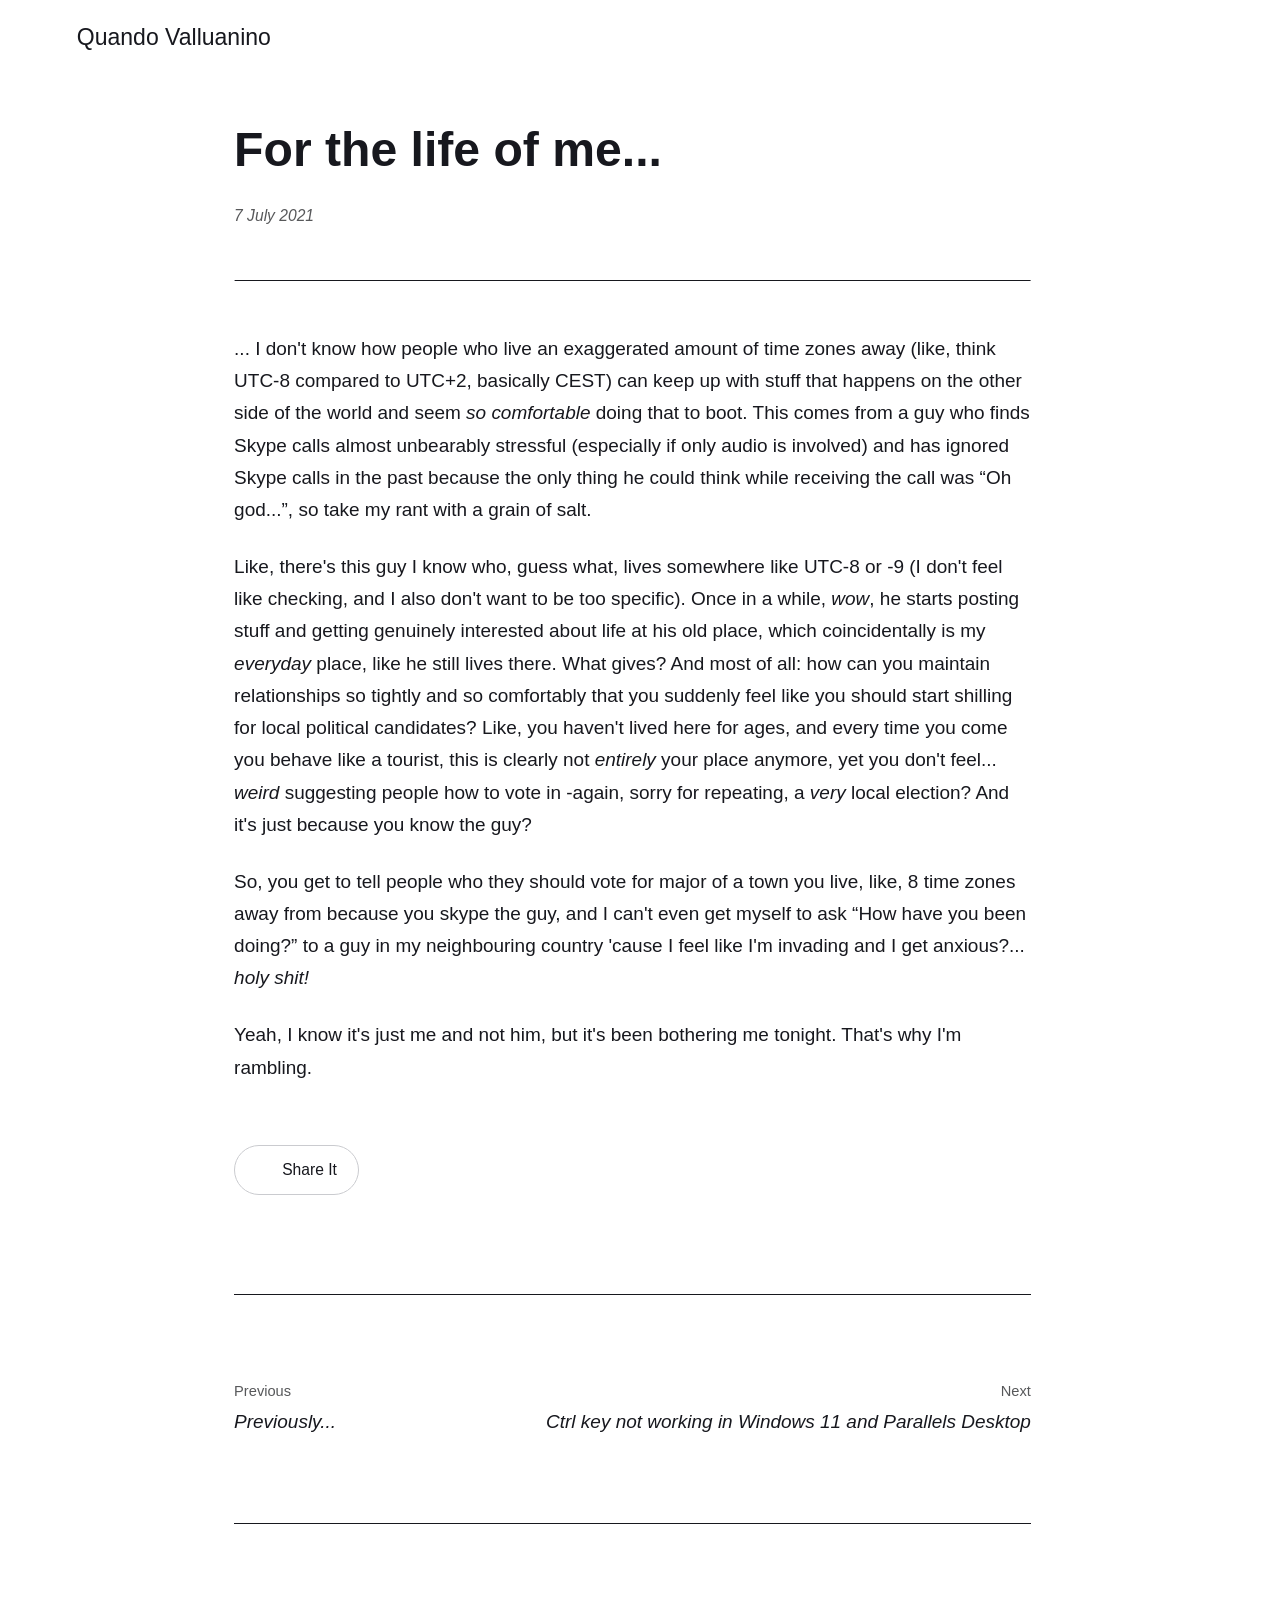
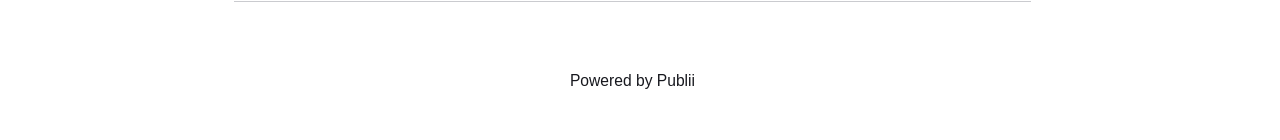
<file: for-the-life-of-me/index.html>
<!DOCTYPE html><html lang="en-gb"><head><meta charset="utf-8"><meta http-equiv="X-UA-Compatible" content="IE=edge"><meta name="viewport" content="width=device-width,initial-scale=1"><title>For the life of me... - Quando Valluanino</title><meta name="description" content="... I don't know how people who live an exaggerated amount of time zones away (like, think UTC-8 compared to UTC+2, basically CEST) can keep up with stuff that happens on the other side of the world and seem so comfortable doing that to boot. This comes from a guy who finds Skype calls almost unbearably stressful (especially if only audio is involved) and has ignored Skype calls in the past because the only thing he could think while receiving the call was “Oh god...”, so take my rant with a grain of salt."><meta name="generator" content="Publii Open-Source CMS for Static Site"><link rel="canonical" href="https://valluanino.github.io/quandovalluanino/for-the-life-of-me/"><link rel="alternate" type="application/atom+xml" href="https://valluanino.github.io/quandovalluanino/feed.xml" title="Quando Valluanino - RSS"><link rel="alternate" type="application/json" href="https://valluanino.github.io/quandovalluanino/feed.json" title="Quando Valluanino - JSON"><meta property="og:title" content="For the life of me..."><meta property="og:site_name" content="Quando Valluanino"><meta property="og:description" content="... I don't know how people who live an exaggerated amount of time zones away (like, think UTC-8 compared to UTC+2, basically CEST) can keep up with stuff that happens on the other side of the world and seem so comfortable doing that to boot. This comes from a guy who finds Skype calls almost unbearably stressful (especially if only audio is involved) and has ignored Skype calls in the past because the only thing he could think while receiving the call was “Oh god...”, so take my rant with a grain of salt."><meta property="og:url" content="https://valluanino.github.io/quandovalluanino/for-the-life-of-me/"><meta property="og:type" content="article"><link rel="shortcut icon" href="https://valluanino.github.io/quandovalluanino/media/website/favicon.ico" type="image/x-icon"><link rel="stylesheet" href="https://valluanino.github.io/quandovalluanino/assets/css/style.css?v=ba29f6995f3744881c233d1e41ac983b"><script type="application/ld+json">{"@context":"http://schema.org","@type":"Article","mainEntityOfPage":{"@type":"WebPage","@id":"https://valluanino.github.io/quandovalluanino/for-the-life-of-me/index.html"},"headline":"For the life of me...","datePublished":"2021-07-07T16:00+02:00","dateModified":"2024-04-29T10:10+02:00","description":"... I don't know how people who live an exaggerated amount of time zones away (like, think UTC-8 compared to UTC+2, basically CEST) can keep up with stuff that happens on the other side of the world and seem so comfortable doing that to boot. This comes from a guy who finds Skype calls almost unbearably stressful (especially if only audio is involved) and has ignored Skype calls in the past because the only thing he could think while receiving the call was “Oh god...”, so take my rant with a grain of salt.","author":{"@type":"Person","name":"Valerio","url":"https://valluanino.github.io/quandovalluanino/authors/valerio/"},"publisher":{"@type":"Organization","name":"Valerio"}}</script><noscript><style>img[loading] {
                    opacity: 1;
                }</style></noscript></head><body class="post-template"><header class="top js-header"><a class="logo" href="https://valluanino.github.io/quandovalluanino/index.html">Quando Valluanino</a></header><main class="post"><article class="content"><div class="hero hero--noimage"><header class="hero__content"><div class="wrapper"><h1>For the life of me...</h1><div class="feed__meta content__meta"><time datetime="2021-07-07T16:00" class="feed__date">7 July 2021</time></div></div></header></div><div class="entry-wrapper content__entry"><p>... I don't know how people who live an exaggerated amount of time zones away (like, think UTC-8 compared to UTC+2, basically CEST) can keep up with stuff that happens on the other side of the world and seem <em>so comfortable</em> doing that to boot. This comes from a guy who finds Skype calls almost unbearably stressful (especially if only audio is involved) and has ignored Skype calls in the past because the only thing he could think while receiving the call was “Oh god...”, so take my rant with a grain of salt.</p><p>Like, there's this guy I know who, guess what, lives somewhere like UTC-8 or -9 (I don't feel like checking, and I also don't want to be too specific). Once in a while, <em>wow</em>, he starts posting stuff and getting genuinely interested about life at his old place, which coincidentally is my <em>everyday</em> place, like he still lives there. What gives? And most of all: how can you maintain relationships so tightly and so comfortably that you suddenly feel like you should start shilling for local political candidates? Like, you haven't lived here for ages, and every time you come you behave like a tourist, this is clearly not <em>entirely</em> your place anymore, yet you don't feel... <em>weird</em> suggesting people how to vote in -again, sorry for repeating, a <em>very</em> local election? And it's just because you know the guy?</p><p>So, you get to tell people who they should vote for major of a town you live, like, 8 time zones away from because you skype the guy, and I can't even get myself to ask “How have you been doing?” to a guy in my neighbouring country 'cause I feel like I'm invading and I get anxious?... <em>holy shit!</em></p><p>Yeah, I know it's just me and not him, but it's been bothering me tonight. That's why I'm rambling.</p></div><footer class="content__footer"><div class="entry-wrapper"><div class="content__actions"><div class="content__share"><button class="btn--icon content__share-button js-content__share-button"><svg width="20" height="20" aria-hidden="true"><use xlink:href="https://valluanino.github.io/quandovalluanino/assets/svg/svg-map.svg#share"></use></svg> <span>Share It</span></button><div class="content__share-popup js-content__share-popup"></div></div></div></div><nav class="content__nav"><div class="wrapper"><div class="content__nav-inner"><div class="content__nav-prev"><a href="https://valluanino.github.io/quandovalluanino/previously/index.html" class="content__nav-link" rel="prev"><div><span>Previous</span> Previously...</div></a></div><div class="content__nav-next"><a href="https://valluanino.github.io/quandovalluanino/ctrl-key-not-working-in-windows-11-and-parallels-desktop/index.html" class="content__nav-link" rel="next"><div><span>Next</span> Ctrl key not working in Windows 11 and Parallels Desktop</div></a></div></div></div></nav></footer></article></main><footer class="footer"><div class="wrapper"><div class="footer__copyright"><p>Powered by Publii</p></div><button id="backToTop" class="footer__bttop" aria-label="Back to top" title="Back to top"><svg width="20" height="20"><use xlink:href="https://valluanino.github.io/quandovalluanino/assets/svg/svg-map.svg#toparrow"/></svg></button></div></footer><script defer="defer" src="https://valluanino.github.io/quandovalluanino/assets/js/scripts.min.js?v=dafec4f87fead6718cb125f0b0fc8441"></script><script>window.publiiThemeMenuConfig={mobileMenuMode:'sidebar',animationSpeed:300,submenuWidth: 'auto',doubleClickTime:500,mobileMenuExpandableSubmenus:true,relatedContainerForOverlayMenuSelector:'.top'};</script><script>var images = document.querySelectorAll('img[loading]');
        for (var i = 0; i < images.length; i++) {
            if (images[i].complete) {
                images[i].classList.add('is-loaded');
            } else {
                images[i].addEventListener('load', function () {
                    this.classList.add('is-loaded');
                }, false);
            }
        }</script></body></html>
</file>
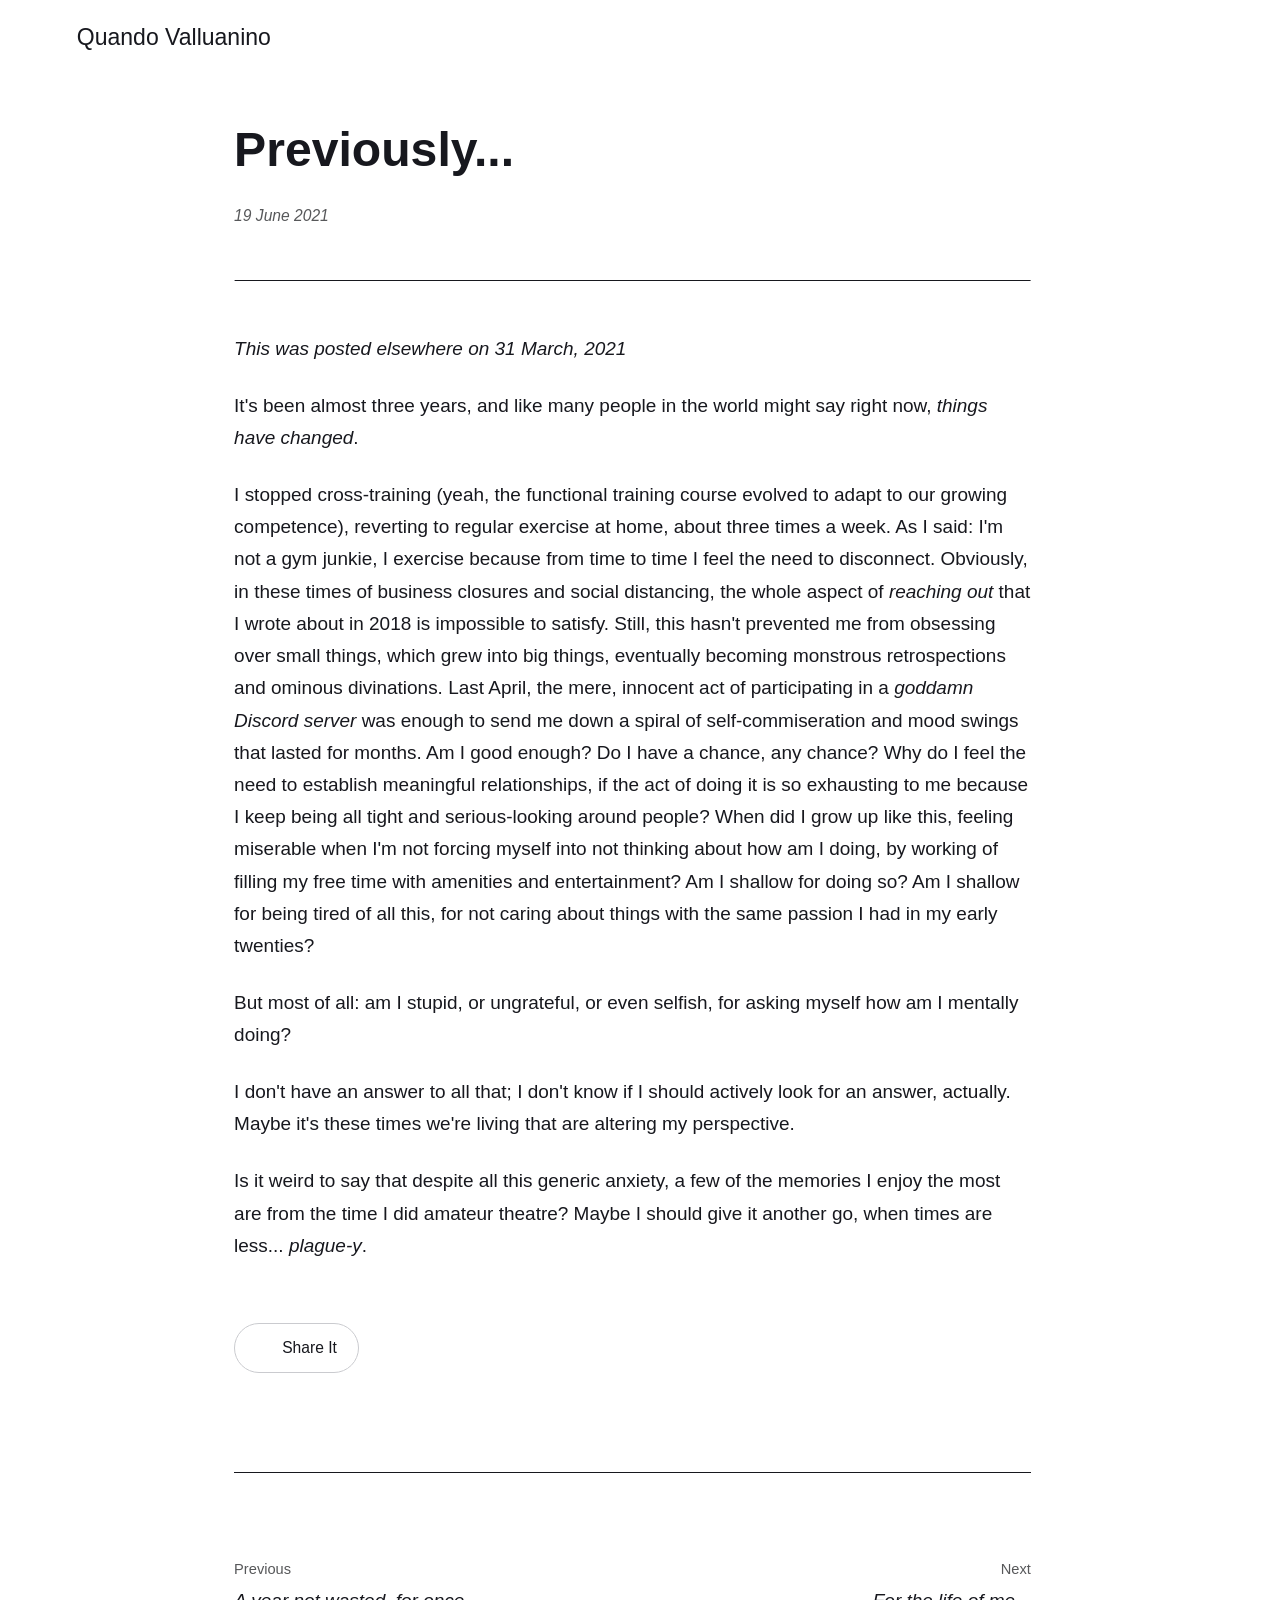
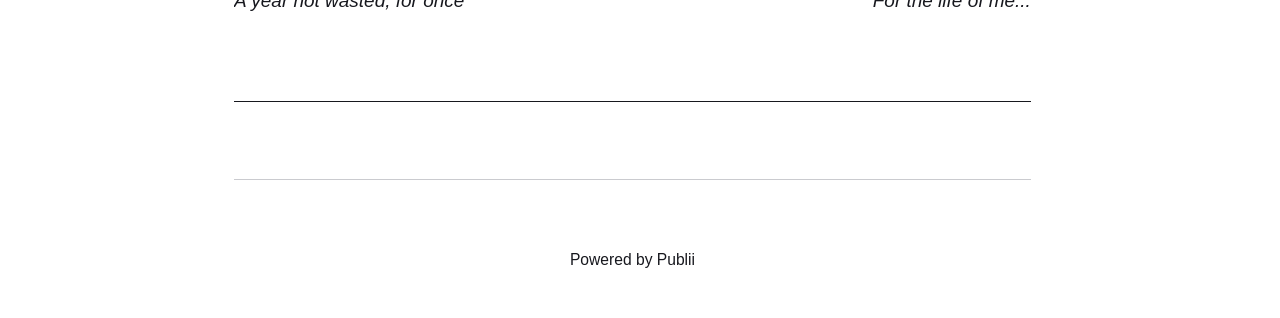
<file: previously/index.html>
<!DOCTYPE html><html lang="en-gb"><head><meta charset="utf-8"><meta http-equiv="X-UA-Compatible" content="IE=edge"><meta name="viewport" content="width=device-width,initial-scale=1"><title>Previously... - Quando Valluanino</title><meta name="description" content="This was posted elsewhere on 31 March, 2021It's been almost three years, and like many people in the world might say right now, things have changed."><meta name="generator" content="Publii Open-Source CMS for Static Site"><link rel="canonical" href="https://valluanino.github.io/quandovalluanino/previously/"><link rel="alternate" type="application/atom+xml" href="https://valluanino.github.io/quandovalluanino/feed.xml" title="Quando Valluanino - RSS"><link rel="alternate" type="application/json" href="https://valluanino.github.io/quandovalluanino/feed.json" title="Quando Valluanino - JSON"><meta property="og:title" content="Previously..."><meta property="og:site_name" content="Quando Valluanino"><meta property="og:description" content="This was posted elsewhere on 31 March, 2021It's been almost three years, and like many people in the world might say right now, things have changed."><meta property="og:url" content="https://valluanino.github.io/quandovalluanino/previously/"><meta property="og:type" content="article"><link rel="shortcut icon" href="https://valluanino.github.io/quandovalluanino/media/website/favicon.ico" type="image/x-icon"><link rel="stylesheet" href="https://valluanino.github.io/quandovalluanino/assets/css/style.css?v=ba29f6995f3744881c233d1e41ac983b"><script type="application/ld+json">{"@context":"http://schema.org","@type":"Article","mainEntityOfPage":{"@type":"WebPage","@id":"https://valluanino.github.io/quandovalluanino/previously/index.html"},"headline":"Previously...","datePublished":"2021-06-19T18:00+02:00","dateModified":"2024-02-15T16:17+01:00","description":"This was posted elsewhere on 31 March, 2021It's been almost three years, and like many people in the world might say right now, things have changed.","author":{"@type":"Person","name":"Valerio","url":"https://valluanino.github.io/quandovalluanino/authors/valerio/"},"publisher":{"@type":"Organization","name":"Valerio"}}</script><noscript><style>img[loading] {
                    opacity: 1;
                }</style></noscript></head><body class="post-template"><header class="top js-header"><a class="logo" href="https://valluanino.github.io/quandovalluanino/index.html">Quando Valluanino</a></header><main class="post"><article class="content"><div class="hero hero--noimage"><header class="hero__content"><div class="wrapper"><h1>Previously...</h1><div class="feed__meta content__meta"><time datetime="2021-06-19T18:00" class="feed__date">19 June 2021</time></div></div></header></div><div class="entry-wrapper content__entry"><p><em>This was posted elsewhere on 31 March, 2021</em></p><p>It's been almost three years, and like many people in the world might say right now, <em>things have changed</em>.</p><p>I stopped cross-training (yeah, the functional training course evolved to adapt to our growing competence), reverting to regular exercise at home, about three times a week. As I said: I'm not a gym junkie, I exercise because from time to time I feel the need to disconnect. Obviously, in these times of business closures and social distancing, the whole aspect of <em>reaching out</em> that I wrote about in 2018 is impossible to satisfy. Still, this hasn't prevented me from obsessing over small things, which grew into big things, eventually becoming monstrous retrospections and ominous divinations. Last April, the mere, innocent act of participating in a <em>goddamn Discord server</em> was enough to send me down a spiral of self-commiseration and mood swings that lasted for months. Am I good enough? Do I have a chance, any chance? Why do I feel the need to establish meaningful relationships, if the act of doing it is so exhausting to me because I keep being all tight and serious-looking around people? When did I grow up like this, feeling miserable when I'm not forcing myself into not thinking about how am I doing, by working of filling my free time with amenities and entertainment? Am I shallow for doing so? Am I shallow for being tired of all this, for not caring about things with the same passion I had in my early twenties?</p><p>But most of all: am I stupid, or ungrateful, or even selfish, for asking myself how am I mentally doing?</p><p>I don't have an answer to all that; I don't know if I should actively look for an answer, actually. Maybe it's these times we're living that are altering my perspective.</p><p>Is it weird to say that despite all this generic anxiety, a few of the memories I enjoy the most are from the time I did amateur theatre? Maybe I should give it another go, when times are less... <em>plague-y</em>.</p></div><footer class="content__footer"><div class="entry-wrapper"><div class="content__actions"><div class="content__share"><button class="btn--icon content__share-button js-content__share-button"><svg width="20" height="20" aria-hidden="true"><use xlink:href="https://valluanino.github.io/quandovalluanino/assets/svg/svg-map.svg#share"></use></svg> <span>Share It</span></button><div class="content__share-popup js-content__share-popup"></div></div></div></div><nav class="content__nav"><div class="wrapper"><div class="content__nav-inner"><div class="content__nav-prev"><a href="https://valluanino.github.io/quandovalluanino/a-year-not-wasted-for-once/index.html" class="content__nav-link" rel="prev"><div><span>Previous</span> A year not wasted, for once</div></a></div><div class="content__nav-next"><a href="https://valluanino.github.io/quandovalluanino/for-the-life-of-me/index.html" class="content__nav-link" rel="next"><div><span>Next</span> For the life of me...</div></a></div></div></div></nav></footer></article></main><footer class="footer"><div class="wrapper"><div class="footer__copyright"><p>Powered by Publii</p></div><button id="backToTop" class="footer__bttop" aria-label="Back to top" title="Back to top"><svg width="20" height="20"><use xlink:href="https://valluanino.github.io/quandovalluanino/assets/svg/svg-map.svg#toparrow"/></svg></button></div></footer><script defer="defer" src="https://valluanino.github.io/quandovalluanino/assets/js/scripts.min.js?v=dafec4f87fead6718cb125f0b0fc8441"></script><script>window.publiiThemeMenuConfig={mobileMenuMode:'sidebar',animationSpeed:300,submenuWidth: 'auto',doubleClickTime:500,mobileMenuExpandableSubmenus:true,relatedContainerForOverlayMenuSelector:'.top'};</script><script>var images = document.querySelectorAll('img[loading]');
        for (var i = 0; i < images.length; i++) {
            if (images[i].complete) {
                images[i].classList.add('is-loaded');
            } else {
                images[i].addEventListener('load', function () {
                    this.classList.add('is-loaded');
                }, false);
            }
        }</script></body></html>
</file>
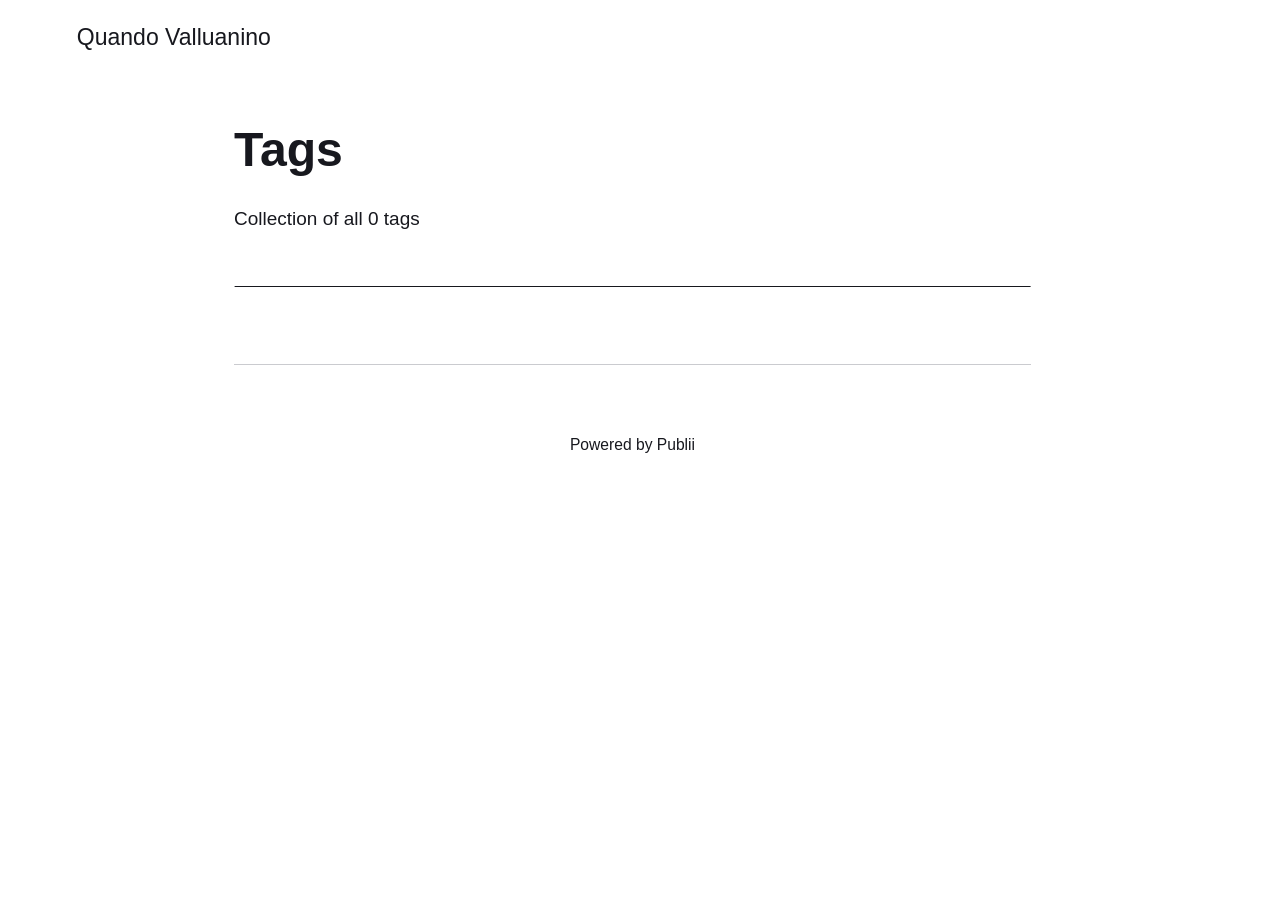
<file: tags/index.html>
<!DOCTYPE html><html lang="en-gb"><head><meta charset="utf-8"><meta http-equiv="X-UA-Compatible" content="IE=edge"><meta name="viewport" content="width=device-width,initial-scale=1"><title>All tags - Quando Valluanino</title><meta name="robots" content="noindex, follow"><meta name="generator" content="Publii Open-Source CMS for Static Site"><link rel="alternate" type="application/atom+xml" href="https://valluanino.github.io/quandovalluanino/feed.xml" title="Quando Valluanino - RSS"><link rel="alternate" type="application/json" href="https://valluanino.github.io/quandovalluanino/feed.json" title="Quando Valluanino - JSON"><meta property="og:title" content="Quando Valluanino"><meta property="og:site_name" content="Quando Valluanino"><meta property="og:description" content=""><meta property="og:url" content="https://valluanino.github.io/quandovalluanino/tags/"><meta property="og:type" content="website"><link rel="shortcut icon" href="https://valluanino.github.io/quandovalluanino/media/website/favicon.ico" type="image/x-icon"><link rel="stylesheet" href="https://valluanino.github.io/quandovalluanino/assets/css/style.css?v=ba29f6995f3744881c233d1e41ac983b"><script type="application/ld+json">{"@context":"http://schema.org","@type":"Organization","name":"Quando Valluanino","url":"https://valluanino.github.io/quandovalluanino/index.html"}</script><noscript><style>img[loading] {
                    opacity: 1;
                }</style></noscript></head><body class="tags-template"><header class="top js-header"><a class="logo" href="https://valluanino.github.io/quandovalluanino/index.html">Quando Valluanino</a></header><main class="page page--tags"><div class="hero hero--noimage"><header class="hero__content"><div class="wrapper"><h1>Tags</h1><p class="page__desc">Collection of all 0 tags</p></div></header></div><div class="wrapper"><ul class="feed feed--grid"></ul></div></main><footer class="footer"><div class="wrapper"><div class="footer__copyright"><p>Powered by Publii</p></div><button id="backToTop" class="footer__bttop" aria-label="Back to top" title="Back to top"><svg width="20" height="20"><use xlink:href="https://valluanino.github.io/quandovalluanino/assets/svg/svg-map.svg#toparrow"/></svg></button></div></footer><script defer="defer" src="https://valluanino.github.io/quandovalluanino/assets/js/scripts.min.js?v=dafec4f87fead6718cb125f0b0fc8441"></script><script>window.publiiThemeMenuConfig={mobileMenuMode:'sidebar',animationSpeed:300,submenuWidth: 'auto',doubleClickTime:500,mobileMenuExpandableSubmenus:true,relatedContainerForOverlayMenuSelector:'.top'};</script><script>var images = document.querySelectorAll('img[loading]');
        for (var i = 0; i < images.length; i++) {
            if (images[i].complete) {
                images[i].classList.add('is-loaded');
            } else {
                images[i].addEventListener('load', function () {
                    this.classList.add('is-loaded');
                }, false);
            }
        }</script></body></html>
</file>
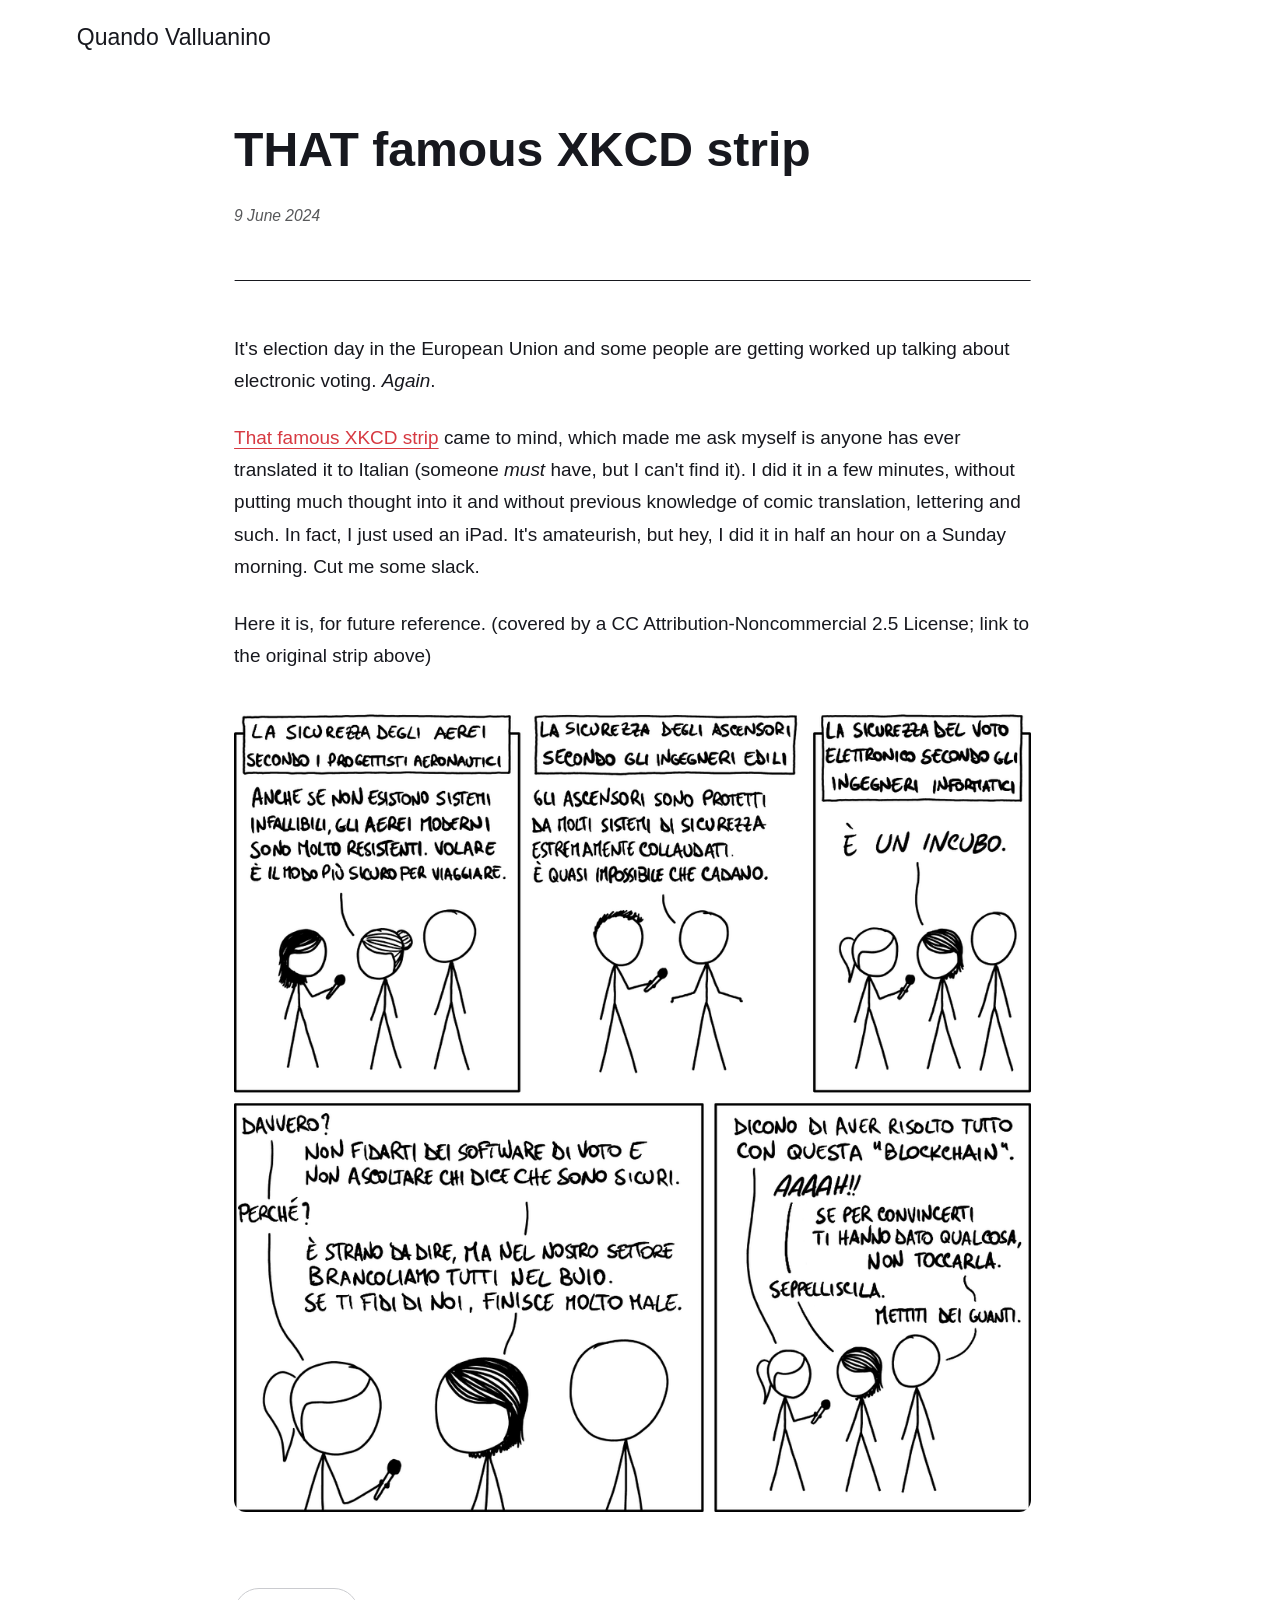
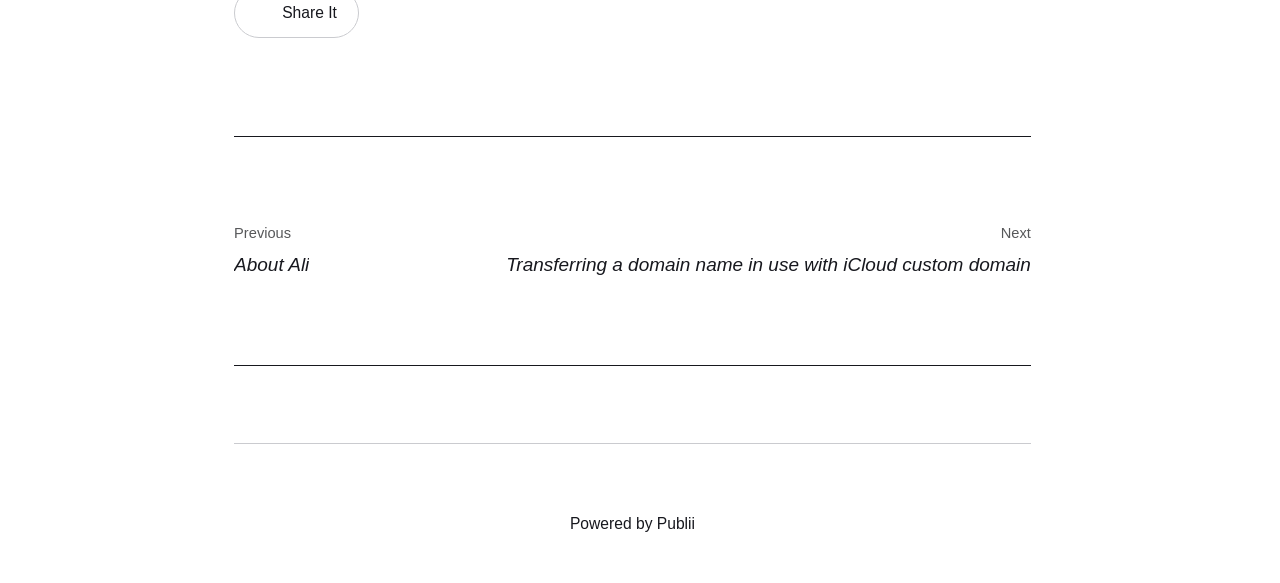
<file: that-famous-xkcd-strip/index.html>
<!DOCTYPE html><html lang="en-gb"><head><meta charset="utf-8"><meta http-equiv="X-UA-Compatible" content="IE=edge"><meta name="viewport" content="width=device-width,initial-scale=1"><title>THAT famous XKCD strip - Quando Valluanino</title><meta name="description" content="It's election day in the European Union and some people are getting worked up talking about electronic voting. Again. That famous XKCD strip came to mind, which made me ask myself is anyone has ever translated it to Italian (someone must have, but I can't find it). I did it&hellip;"><meta name="generator" content="Publii Open-Source CMS for Static Site"><link rel="canonical" href="https://valluanino.github.io/quandovalluanino/that-famous-xkcd-strip/"><link rel="alternate" type="application/atom+xml" href="https://valluanino.github.io/quandovalluanino/feed.xml" title="Quando Valluanino - RSS"><link rel="alternate" type="application/json" href="https://valluanino.github.io/quandovalluanino/feed.json" title="Quando Valluanino - JSON"><meta property="og:title" content="THAT famous XKCD strip"><meta property="og:site_name" content="Quando Valluanino"><meta property="og:description" content="It's election day in the European Union and some people are getting worked up talking about electronic voting. Again. That famous XKCD strip came to mind, which made me ask myself is anyone has ever translated it to Italian (someone must have, but I can't find it). I did it&hellip;"><meta property="og:url" content="https://valluanino.github.io/quandovalluanino/that-famous-xkcd-strip/"><meta property="og:type" content="article"><link rel="shortcut icon" href="https://valluanino.github.io/quandovalluanino/media/website/favicon.ico" type="image/x-icon"><link rel="stylesheet" href="https://valluanino.github.io/quandovalluanino/assets/css/style.css?v=ba29f6995f3744881c233d1e41ac983b"><script type="application/ld+json">{"@context":"http://schema.org","@type":"Article","mainEntityOfPage":{"@type":"WebPage","@id":"https://valluanino.github.io/quandovalluanino/that-famous-xkcd-strip/index.html"},"headline":"THAT famous XKCD strip","datePublished":"2024-06-09T12:24+02:00","dateModified":"2024-06-09T12:24+02:00","description":"It's election day in the European Union and some people are getting worked up talking about electronic voting. Again. That famous XKCD strip came to mind, which made me ask myself is anyone has ever translated it to Italian (someone must have, but I can't find it). I did it&hellip;","author":{"@type":"Person","name":"Valerio","url":"https://valluanino.github.io/quandovalluanino/authors/valerio/"},"publisher":{"@type":"Organization","name":"Valerio"}}</script><noscript><style>img[loading] {
                    opacity: 1;
                }</style></noscript></head><body class="post-template"><header class="top js-header"><a class="logo" href="https://valluanino.github.io/quandovalluanino/index.html">Quando Valluanino</a></header><main class="post"><article class="content"><div class="hero hero--noimage"><header class="hero__content"><div class="wrapper"><h1>THAT famous XKCD strip</h1><div class="feed__meta content__meta"><time datetime="2024-06-09T12:24" class="feed__date">9 June 2024</time></div></div></header></div><div class="entry-wrapper content__entry"><p>It's election day in the European Union and some people are getting worked up talking about electronic voting. <em>Again</em>.</p><p><a href="https://xkcd.com/2030/" target="_blank" rel="noopener noreferrer">That famous XKCD strip</a> came to mind, which made me ask myself is anyone has ever translated it to Italian (someone <em>must</em> have, but I can't find it). I did it in a few minutes, without putting much thought into it and without previous knowledge of comic translation, lettering and such. In fact, I just used an iPad. It's amateurish, but hey, I did it in half an hour on a Sunday morning. Cut me some slack.</p><p>Here it is, for future reference. (covered by a CC Attribution-Noncommercial 2.5 License; link to the original strip above)</p><figure class="post__image"><img loading="lazy" src="https://valluanino.github.io/quandovalluanino/media/posts/7/software-di-voto.png" alt="" width="1204" height="1211" sizes="(max-width: 1920px) 100vw, 1920px" srcset="https://valluanino.github.io/quandovalluanino/media/posts/7/responsive/software-di-voto-xs.png 640w, https://valluanino.github.io/quandovalluanino/media/posts/7/responsive/software-di-voto-sm.png 768w, https://valluanino.github.io/quandovalluanino/media/posts/7/responsive/software-di-voto-md.png 1024w, https://valluanino.github.io/quandovalluanino/media/posts/7/responsive/software-di-voto-lg.png 1366w, https://valluanino.github.io/quandovalluanino/media/posts/7/responsive/software-di-voto-xl.png 1600w, https://valluanino.github.io/quandovalluanino/media/posts/7/responsive/software-di-voto-2xl.png 1920w"></figure></div><footer class="content__footer"><div class="entry-wrapper"><div class="content__actions"><div class="content__share"><button class="btn--icon content__share-button js-content__share-button"><svg width="20" height="20" aria-hidden="true"><use xlink:href="https://valluanino.github.io/quandovalluanino/assets/svg/svg-map.svg#share"></use></svg> <span>Share It</span></button><div class="content__share-popup js-content__share-popup"></div></div></div></div><nav class="content__nav"><div class="wrapper"><div class="content__nav-inner"><div class="content__nav-prev"><a href="https://valluanino.github.io/quandovalluanino/about-ali/index.html" class="content__nav-link" rel="prev"><div><span>Previous</span> About Ali</div></a></div><div class="content__nav-next"><a href="https://valluanino.github.io/quandovalluanino/transferring-a-domain-name-in-use-with-icloud-custom-domain/index.html" class="content__nav-link" rel="next"><div><span>Next</span> Transferring a domain name in use with iCloud custom domain</div></a></div></div></div></nav></footer></article></main><footer class="footer"><div class="wrapper"><div class="footer__copyright"><p>Powered by Publii</p></div><button id="backToTop" class="footer__bttop" aria-label="Back to top" title="Back to top"><svg width="20" height="20"><use xlink:href="https://valluanino.github.io/quandovalluanino/assets/svg/svg-map.svg#toparrow"/></svg></button></div></footer><script defer="defer" src="https://valluanino.github.io/quandovalluanino/assets/js/scripts.min.js?v=dafec4f87fead6718cb125f0b0fc8441"></script><script>window.publiiThemeMenuConfig={mobileMenuMode:'sidebar',animationSpeed:300,submenuWidth: 'auto',doubleClickTime:500,mobileMenuExpandableSubmenus:true,relatedContainerForOverlayMenuSelector:'.top'};</script><script>var images = document.querySelectorAll('img[loading]');
        for (var i = 0; i < images.length; i++) {
            if (images[i].complete) {
                images[i].classList.add('is-loaded');
            } else {
                images[i].addEventListener('load', function () {
                    this.classList.add('is-loaded');
                }, false);
            }
        }</script></body></html>
</file>
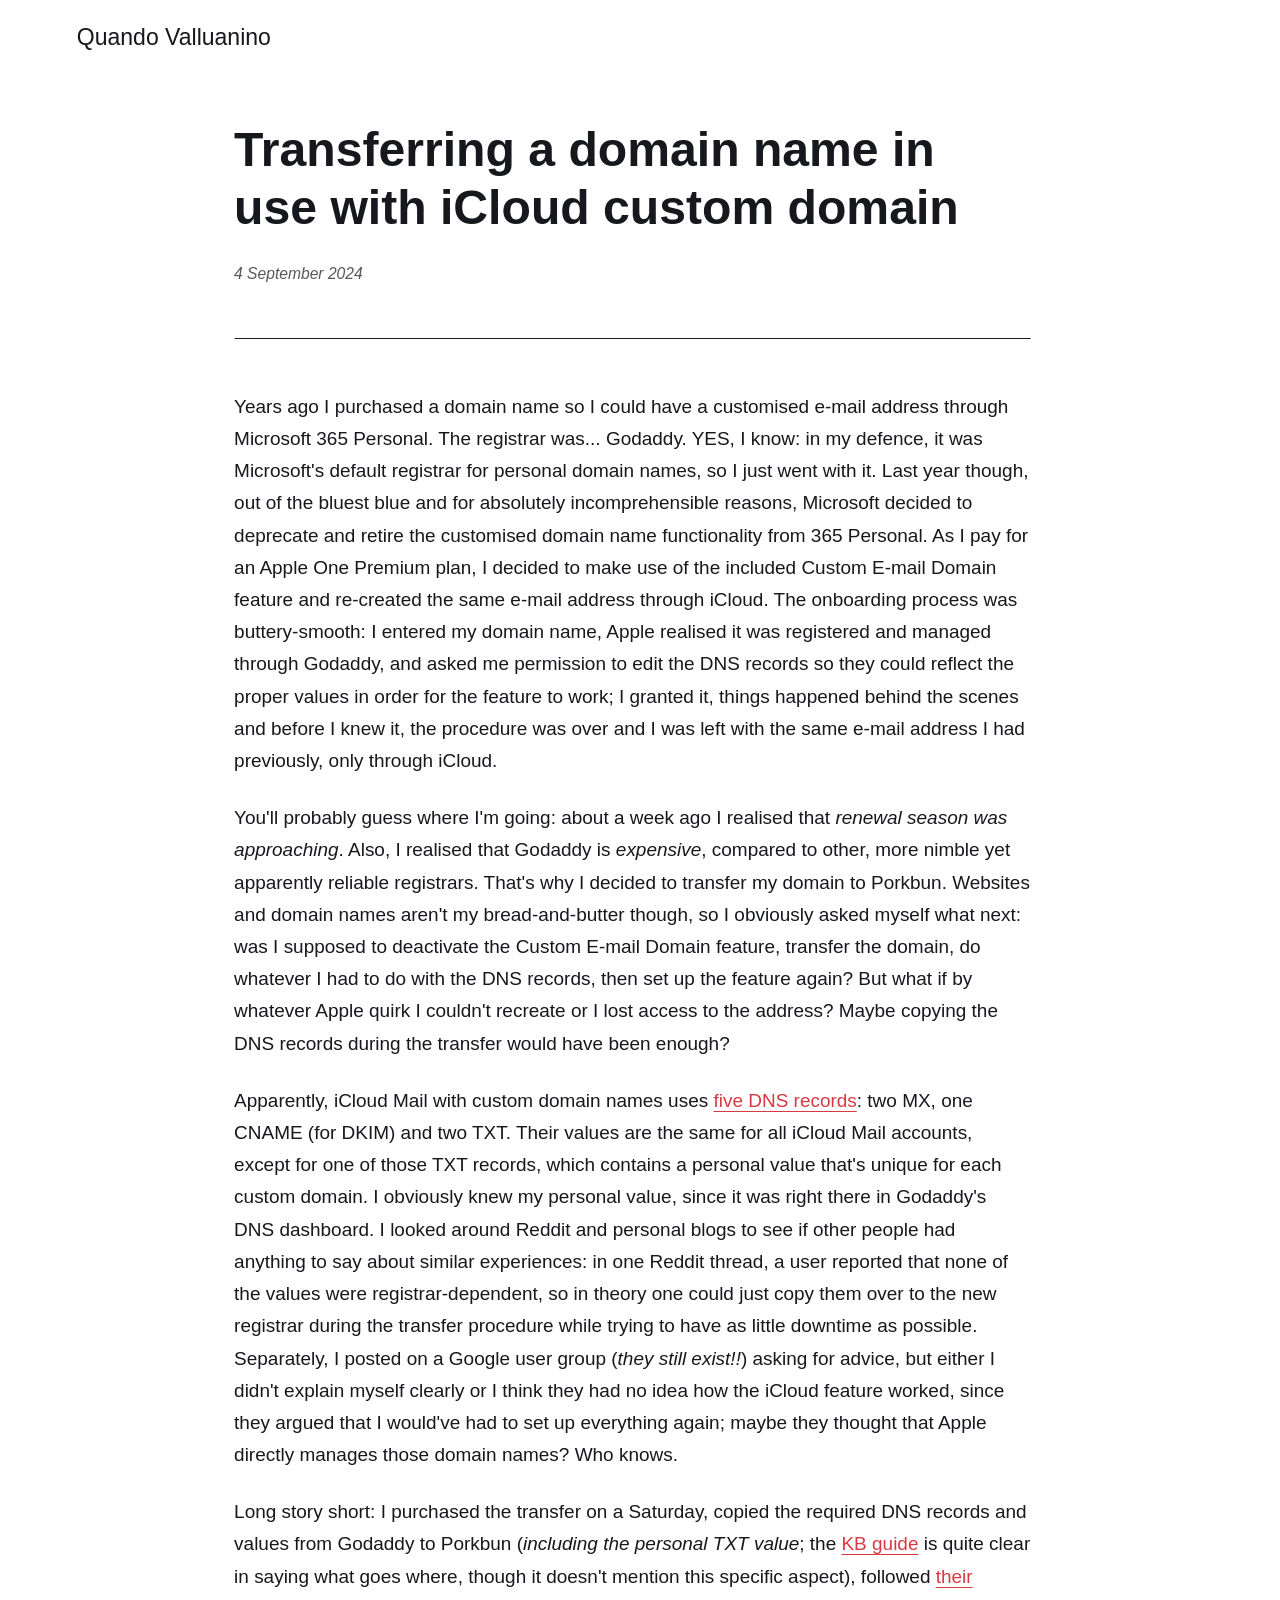
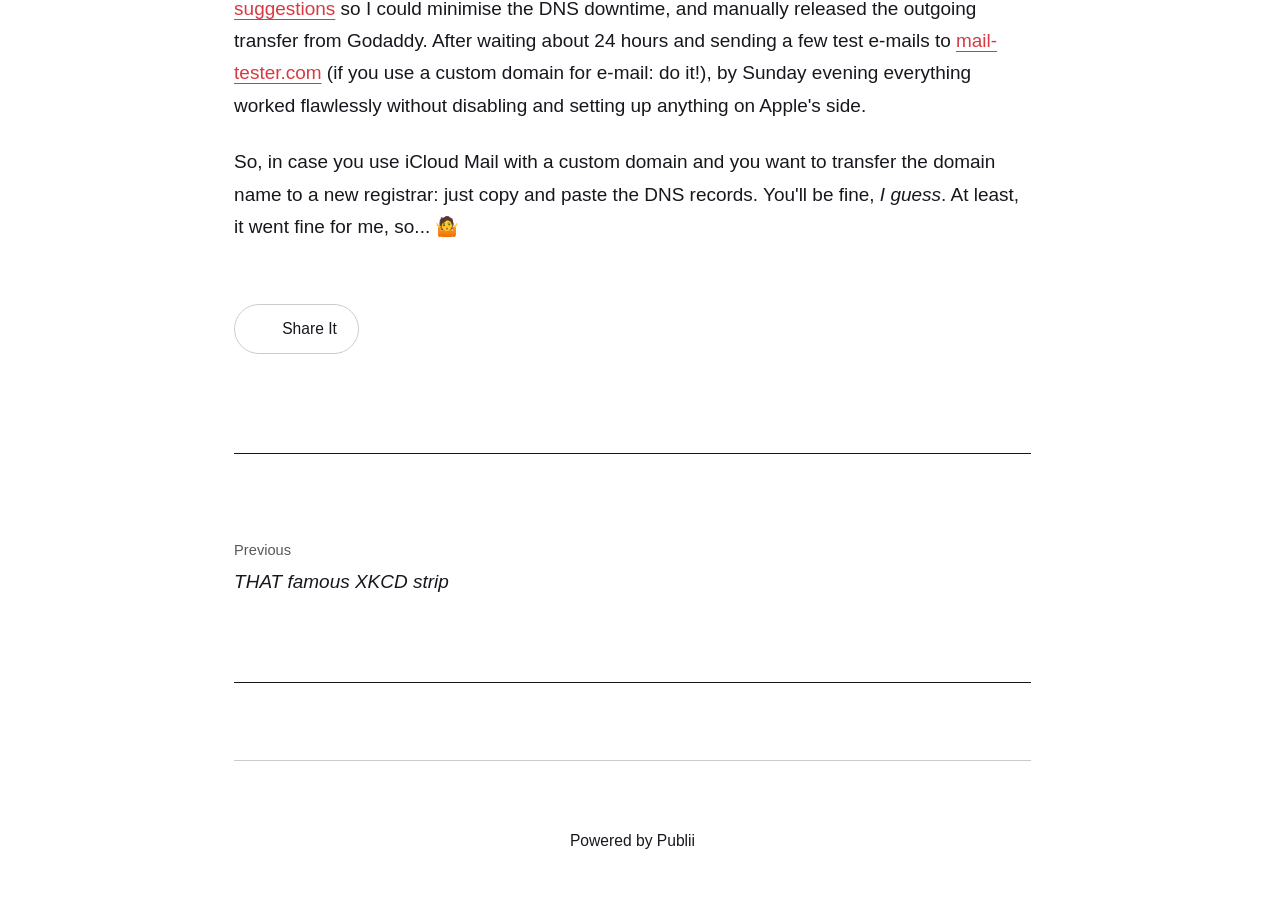
<file: transferring-a-domain-name-in-use-with-icloud-custom-domain/index.html>
<!DOCTYPE html><html lang="en-gb"><head><meta charset="utf-8"><meta http-equiv="X-UA-Compatible" content="IE=edge"><meta name="viewport" content="width=device-width,initial-scale=1"><title>Transferring a domain name in use with iCloud custom domain - Quando Valluanino</title><meta name="description" content="Years ago I purchased a domain name so I could have a customised e-mail address through Microsoft 365 Personal. The registrar was... Godaddy. YES, I know: in my defence, it was Microsoft's default registrar for personal domain names, so I just went with it. Last year though, out of the&hellip;"><meta name="generator" content="Publii Open-Source CMS for Static Site"><link rel="canonical" href="https://valluanino.github.io/quandovalluanino/transferring-a-domain-name-in-use-with-icloud-custom-domain/"><link rel="alternate" type="application/atom+xml" href="https://valluanino.github.io/quandovalluanino/feed.xml" title="Quando Valluanino - RSS"><link rel="alternate" type="application/json" href="https://valluanino.github.io/quandovalluanino/feed.json" title="Quando Valluanino - JSON"><meta property="og:title" content="Transferring a domain name in use with iCloud custom domain"><meta property="og:site_name" content="Quando Valluanino"><meta property="og:description" content="Years ago I purchased a domain name so I could have a customised e-mail address through Microsoft 365 Personal. The registrar was... Godaddy. YES, I know: in my defence, it was Microsoft's default registrar for personal domain names, so I just went with it. Last year though, out of the&hellip;"><meta property="og:url" content="https://valluanino.github.io/quandovalluanino/transferring-a-domain-name-in-use-with-icloud-custom-domain/"><meta property="og:type" content="article"><link rel="shortcut icon" href="https://valluanino.github.io/quandovalluanino/media/website/favicon.ico" type="image/x-icon"><link rel="stylesheet" href="https://valluanino.github.io/quandovalluanino/assets/css/style.css?v=ba29f6995f3744881c233d1e41ac983b"><script type="application/ld+json">{"@context":"http://schema.org","@type":"Article","mainEntityOfPage":{"@type":"WebPage","@id":"https://valluanino.github.io/quandovalluanino/transferring-a-domain-name-in-use-with-icloud-custom-domain/index.html"},"headline":"Transferring a domain name in use with iCloud custom domain","datePublished":"2024-09-04T11:19+02:00","dateModified":"2024-09-04T11:19+02:00","description":"Years ago I purchased a domain name so I could have a customised e-mail address through Microsoft 365 Personal. The registrar was... Godaddy. YES, I know: in my defence, it was Microsoft's default registrar for personal domain names, so I just went with it. Last year though, out of the&hellip;","author":{"@type":"Person","name":"Valerio","url":"https://valluanino.github.io/quandovalluanino/authors/valerio/"},"publisher":{"@type":"Organization","name":"Valerio"}}</script><noscript><style>img[loading] {
                    opacity: 1;
                }</style></noscript></head><body class="post-template"><header class="top js-header"><a class="logo" href="https://valluanino.github.io/quandovalluanino/index.html">Quando Valluanino</a></header><main class="post"><article class="content"><div class="hero hero--noimage"><header class="hero__content"><div class="wrapper"><h1>Transferring a domain name in use with iCloud custom domain</h1><div class="feed__meta content__meta"><time datetime="2024-09-04T11:19" class="feed__date">4 September 2024</time></div></div></header></div><div class="entry-wrapper content__entry"><p>Years ago I purchased a domain name so I could have a customised e-mail address through Microsoft 365 Personal. The registrar was... Godaddy. YES, I know: in my defence, it was Microsoft's default registrar for personal domain names, so I just went with it. Last year though, out of the bluest blue and for absolutely incomprehensible reasons, Microsoft decided to deprecate and retire the customised domain name functionality from 365 Personal. As I pay for an Apple One Premium plan, I decided to make use of the included Custom E-mail Domain feature and re-created the same e-mail address through iCloud. The onboarding process was buttery-smooth: I entered my domain name, Apple realised it was registered and managed through Godaddy, and asked me permission to edit the DNS records so they could reflect the proper values in order for the feature to work; I granted it, things happened behind the scenes and before I knew it, the procedure was over and I was left with the same e-mail address I had previously, only through iCloud.</p><p>You'll probably guess where I'm going: about a week ago I realised that <em>renewal season was approaching</em>. Also, I realised that Godaddy is <em>expensive</em>, compared to other, more nimble yet apparently reliable registrars. That's why I decided to transfer my domain to Porkbun. Websites and domain names aren't my bread-and-butter though, so I obviously asked myself what next: was I supposed to deactivate the Custom E-mail Domain feature, transfer the domain, do whatever I had to do with the DNS records, then set up the feature again? But what if by whatever Apple quirk I couldn't recreate or I lost access to the address? Maybe copying the DNS records during the transfer would have been enough?</p><p>Apparently, iCloud Mail with custom domain names uses <a href="https://support.apple.com/en-us/102374" target="_blank" rel="noopener noreferrer">five DNS records</a>: two MX, one CNAME (for DKIM) and two TXT. Their values are the same for all iCloud Mail accounts, except for one of those TXT records, which contains a personal value that's unique for each custom domain. I obviously knew my personal value, since it was right there in Godaddy's DNS dashboard. I looked around Reddit and personal blogs to see if other people had anything to say about similar experiences: in one Reddit thread, a user reported that none of the values were registrar-dependent, so in theory one could just copy them over to the new registrar during the transfer procedure while trying to have as little downtime as possible. Separately, I posted on a Google user group (<em>they still exist!!</em>) asking for advice, but either I didn't explain myself clearly or I think they had no idea how the iCloud feature worked, since they argued that I would've had to set up everything again; maybe they thought that Apple directly manages those domain names? Who knows.</p><p>Long story short: I purchased the transfer on a Saturday, copied the required DNS records and values from Godaddy to Porkbun (<em>including the personal TXT value</em>; the <a href="https://kb.porkbun.com/article/199-how-to-configure-your-domain-to-icloud-hosted-email" target="_blank" rel="noopener noreferrer">KB guide</a> is quite clear in saying what goes where, though it doesn't mention this specific aspect), followed <a href="https://kb.porkbun.com/article/89-how-to-transfer-a-domain-to-porkbun-with-no-downtime" target="_blank" rel="noopener noreferrer">their suggestions</a> so I could minimise the DNS downtime, and manually released the outgoing transfer from Godaddy. After waiting about 24 hours and sending a few test e-mails to <a href="https://www.mail-tester.com/" target="_blank" rel="noopener noreferrer">mail-tester.com</a> (if you use a custom domain for e-mail: do it!), by Sunday evening everything worked flawlessly without disabling and setting up anything on Apple's side.</p><p>So, in case you use iCloud Mail with a custom domain and you want to transfer the domain name to a new registrar: just copy and paste the DNS records. You'll be fine, <em>I guess</em>. At least, it went fine for me, so... 🤷</p></div><footer class="content__footer"><div class="entry-wrapper"><div class="content__actions"><div class="content__share"><button class="btn--icon content__share-button js-content__share-button"><svg width="20" height="20" aria-hidden="true"><use xlink:href="https://valluanino.github.io/quandovalluanino/assets/svg/svg-map.svg#share"></use></svg> <span>Share It</span></button><div class="content__share-popup js-content__share-popup"></div></div></div></div><nav class="content__nav"><div class="wrapper"><div class="content__nav-inner"><div class="content__nav-prev"><a href="https://valluanino.github.io/quandovalluanino/that-famous-xkcd-strip/index.html" class="content__nav-link" rel="prev"><div><span>Previous</span> THAT famous XKCD strip</div></a></div></div></div></nav></footer></article></main><footer class="footer"><div class="wrapper"><div class="footer__copyright"><p>Powered by Publii</p></div><button id="backToTop" class="footer__bttop" aria-label="Back to top" title="Back to top"><svg width="20" height="20"><use xlink:href="https://valluanino.github.io/quandovalluanino/assets/svg/svg-map.svg#toparrow"/></svg></button></div></footer><script defer="defer" src="https://valluanino.github.io/quandovalluanino/assets/js/scripts.min.js?v=dafec4f87fead6718cb125f0b0fc8441"></script><script>window.publiiThemeMenuConfig={mobileMenuMode:'sidebar',animationSpeed:300,submenuWidth: 'auto',doubleClickTime:500,mobileMenuExpandableSubmenus:true,relatedContainerForOverlayMenuSelector:'.top'};</script><script>var images = document.querySelectorAll('img[loading]');
        for (var i = 0; i < images.length; i++) {
            if (images[i].complete) {
                images[i].classList.add('is-loaded');
            } else {
                images[i].addEventListener('load', function () {
                    this.classList.add('is-loaded');
                }, false);
            }
        }</script></body></html>
</file>
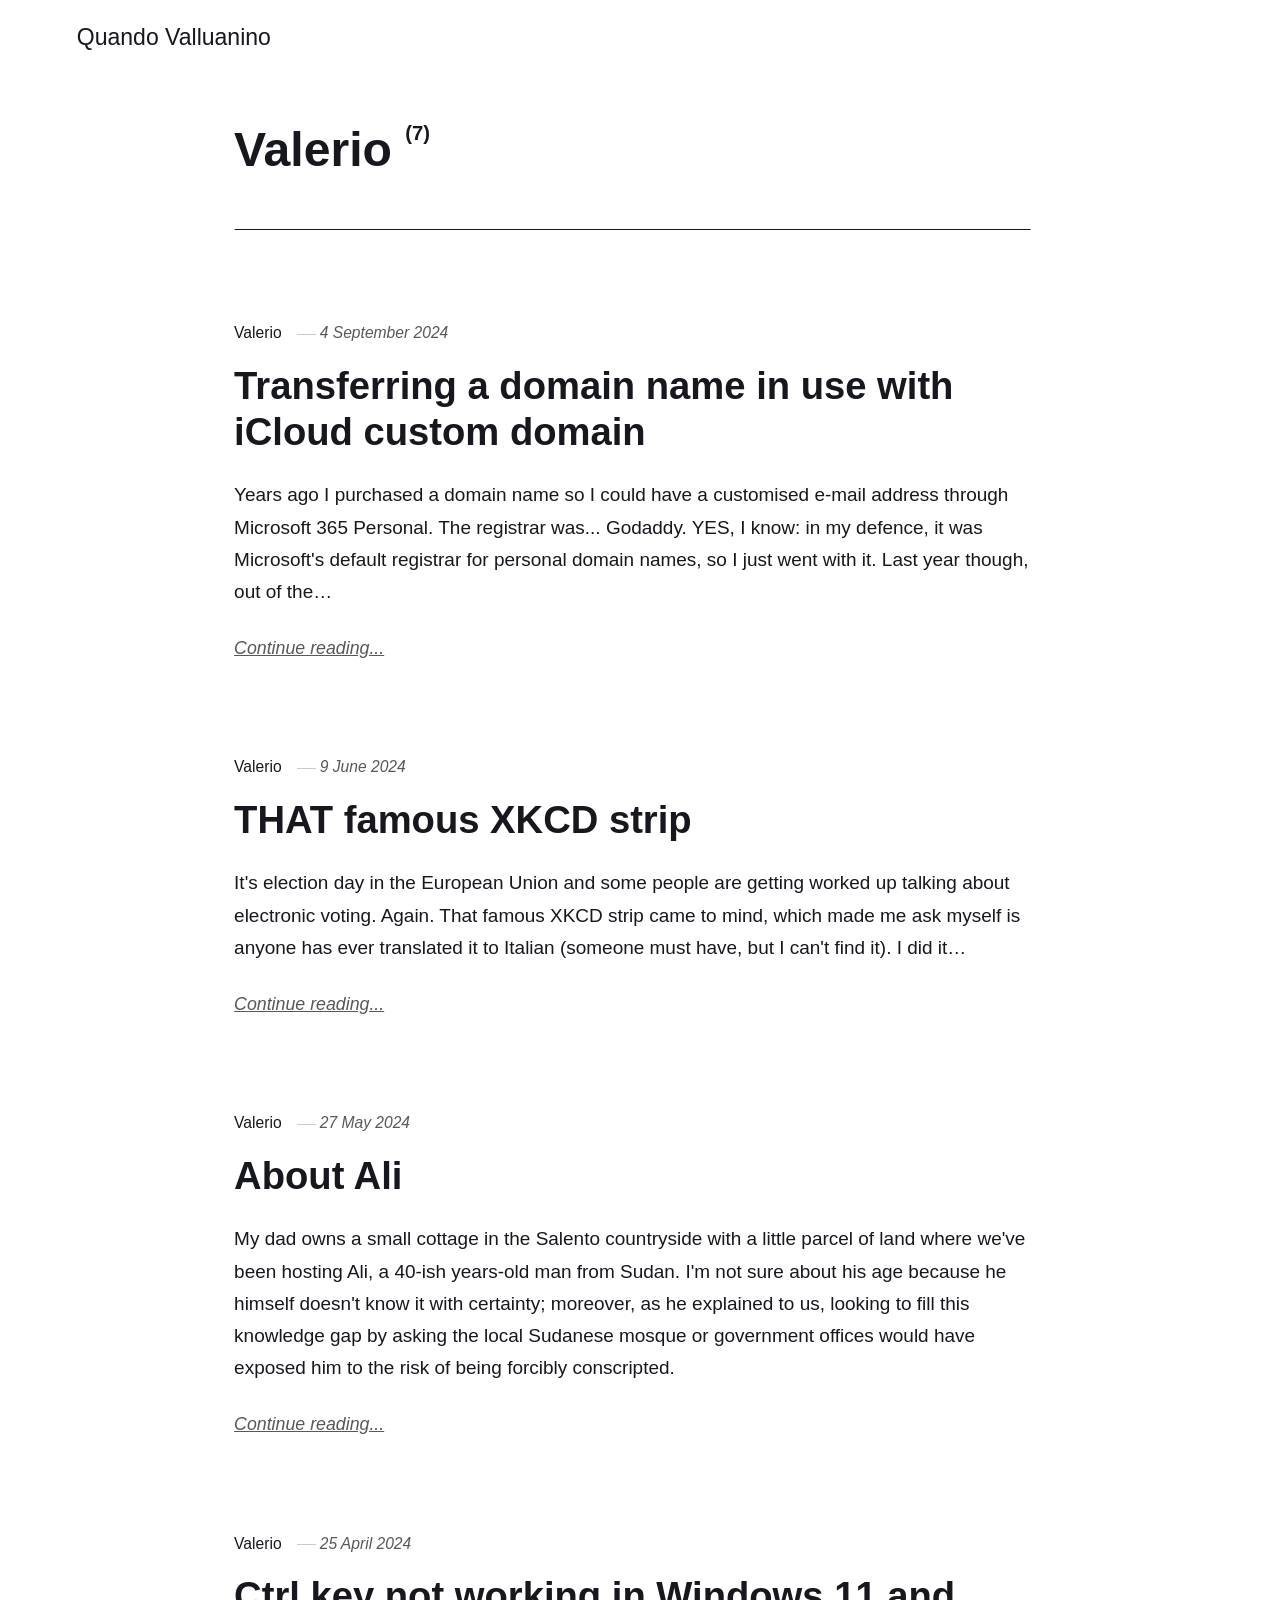
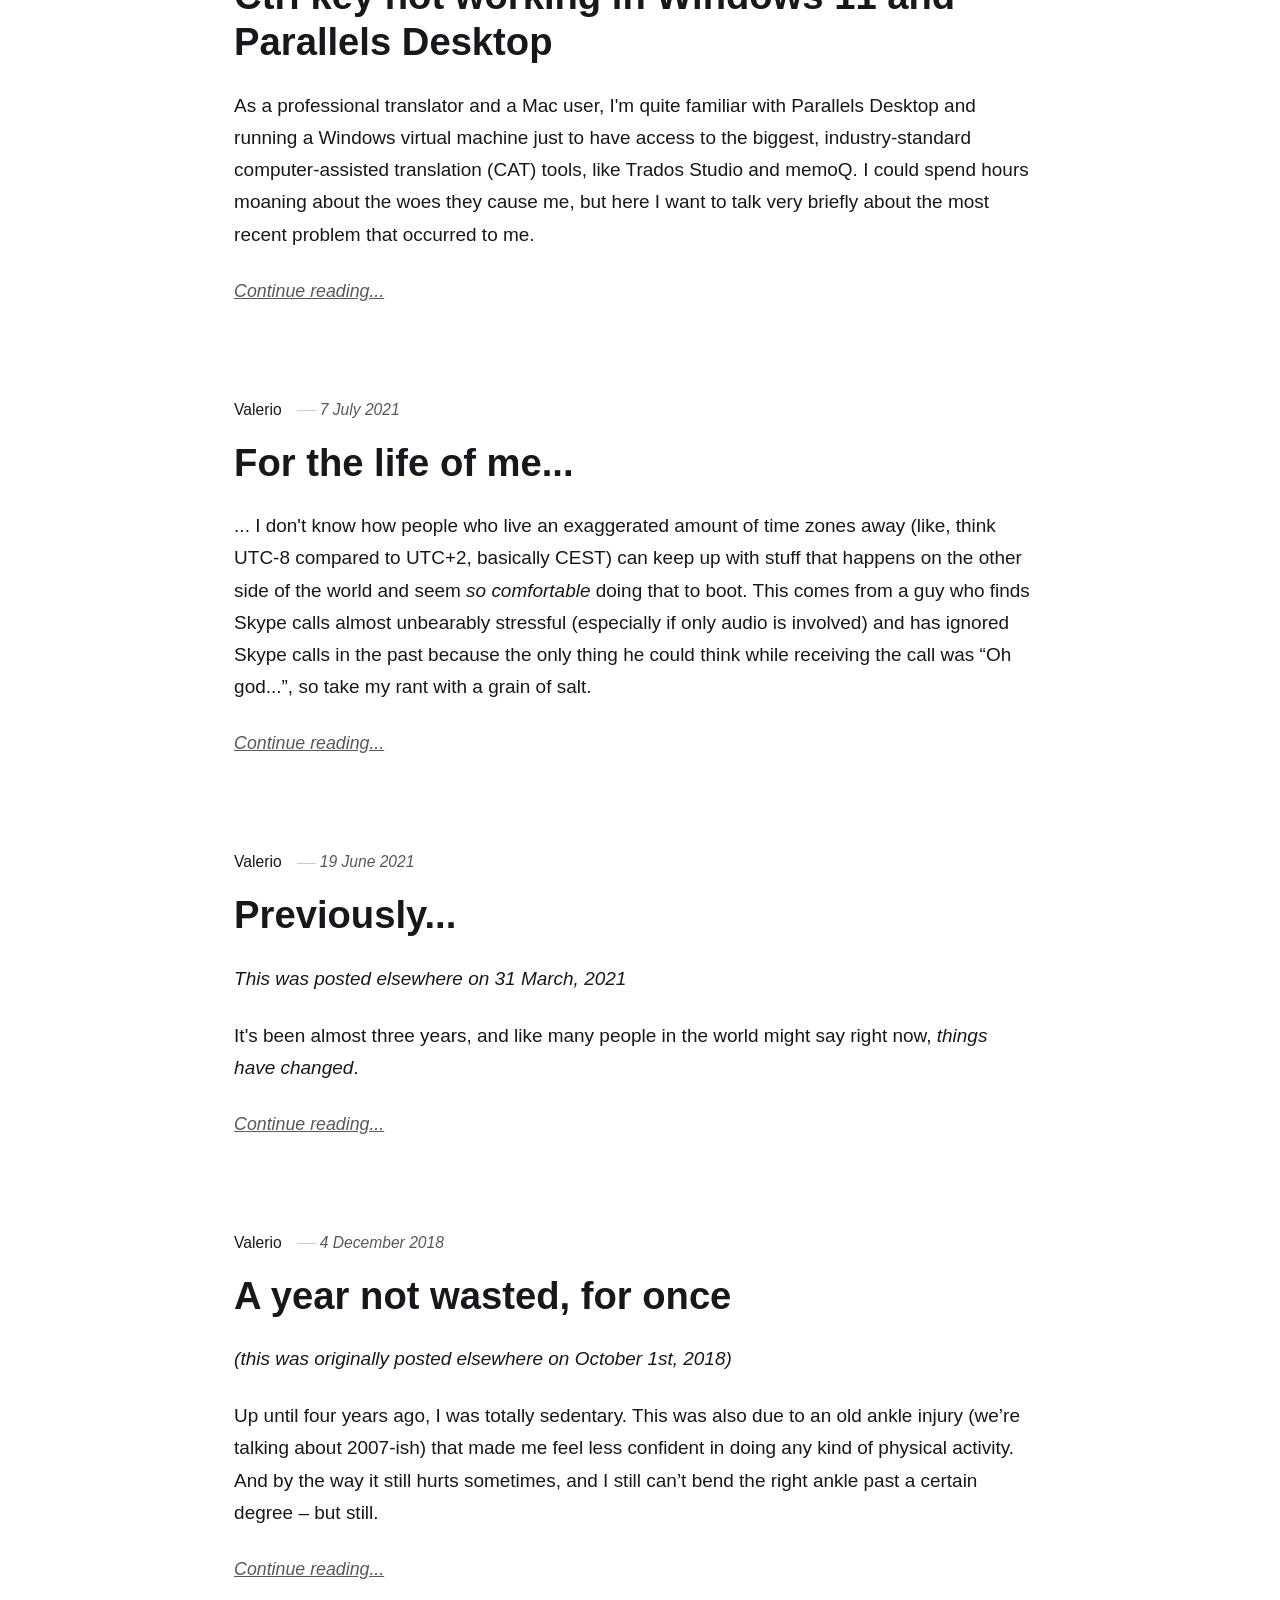
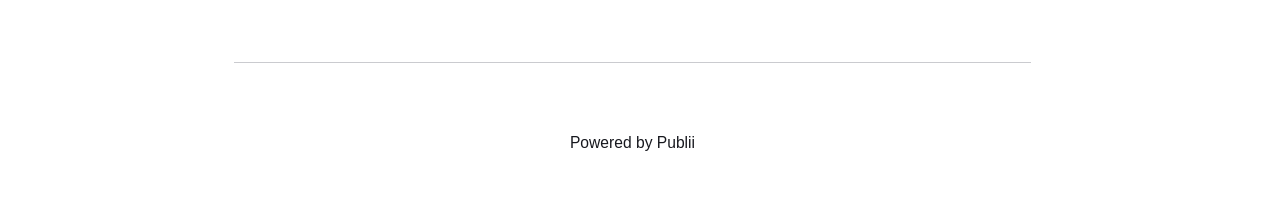
<file: authors/valerio/index.html>
<!DOCTYPE html><html lang="en-gb"><head><meta charset="utf-8"><meta http-equiv="X-UA-Compatible" content="IE=edge"><meta name="viewport" content="width=device-width,initial-scale=1"><title>Author: Valerio - Quando Valluanino</title><meta name="robots" content="noindex, follow"><meta name="generator" content="Publii Open-Source CMS for Static Site"><link rel="alternate" type="application/atom+xml" href="https://valluanino.github.io/quandovalluanino/feed.xml" title="Quando Valluanino - RSS"><link rel="alternate" type="application/json" href="https://valluanino.github.io/quandovalluanino/feed.json" title="Quando Valluanino - JSON"><meta property="og:title" content="Valerio"><meta property="og:site_name" content="Quando Valluanino"><meta property="og:description" content=""><meta property="og:url" content="https://valluanino.github.io/quandovalluanino/authors/valerio/"><meta property="og:type" content="website"><link rel="shortcut icon" href="https://valluanino.github.io/quandovalluanino/media/website/favicon.ico" type="image/x-icon"><link rel="stylesheet" href="https://valluanino.github.io/quandovalluanino/assets/css/style.css?v=ba29f6995f3744881c233d1e41ac983b"><script type="application/ld+json">{"@context":"http://schema.org","@type":"Organization","name":"Quando Valluanino","url":"https://valluanino.github.io/quandovalluanino/index.html"}</script><noscript><style>img[loading] {
                    opacity: 1;
                }</style></noscript></head><body class="author-template"><header class="top js-header"><a class="logo" href="https://valluanino.github.io/quandovalluanino/index.html">Quando Valluanino</a></header><main class="page page--author"><div class="hero hero--noimage"><header class="hero__content"><div class="wrapper page--author__wrapper"><div><h1>Valerio <sup>(7)</sup></h1></div></div></header></div><div class="wrapper feed"><article class="feed__item feed__item--centered"><div class="feed__content"><header><div class="feed__meta"><a href="https://valluanino.github.io/quandovalluanino/authors/valerio/index.html" class="feed__author">Valerio</a> <time datetime="2024-09-04T11:19" class="feed__date">4 September 2024</time></div><h2 class="feed__title"><a href="https://valluanino.github.io/quandovalluanino/transferring-a-domain-name-in-use-with-icloud-custom-domain/index.html">Transferring a domain name in use with iCloud custom domain</a></h2></header><p>Years ago I purchased a domain name so I could have a customised e-mail address through Microsoft 365 Personal. The registrar was... Godaddy. YES, I know: in my defence, it was Microsoft's default registrar for personal domain names, so I just went with it. Last year though, out of the&hellip;</p><a href="https://valluanino.github.io/quandovalluanino/transferring-a-domain-name-in-use-with-icloud-custom-domain/index.html" class="readmore feed__readmore">Continue reading...</a></div></article><article class="feed__item feed__item--centered"><div class="feed__content"><header><div class="feed__meta"><a href="https://valluanino.github.io/quandovalluanino/authors/valerio/index.html" class="feed__author">Valerio</a> <time datetime="2024-06-09T12:24" class="feed__date">9 June 2024</time></div><h2 class="feed__title"><a href="https://valluanino.github.io/quandovalluanino/that-famous-xkcd-strip/index.html">THAT famous XKCD strip</a></h2></header><p>It's election day in the European Union and some people are getting worked up talking about electronic voting. Again. That famous XKCD strip came to mind, which made me ask myself is anyone has ever translated it to Italian (someone must have, but I can't find it). I did it&hellip;</p><a href="https://valluanino.github.io/quandovalluanino/that-famous-xkcd-strip/index.html" class="readmore feed__readmore">Continue reading...</a></div></article><article class="feed__item feed__item--centered"><div class="feed__content"><header><div class="feed__meta"><a href="https://valluanino.github.io/quandovalluanino/authors/valerio/index.html" class="feed__author">Valerio</a> <time datetime="2024-05-27T23:04" class="feed__date">27 May 2024</time></div><h2 class="feed__title"><a href="https://valluanino.github.io/quandovalluanino/about-ali/index.html">About Ali</a></h2></header><p>My dad owns a small cottage in the Salento countryside with a little parcel of land where we've been hosting Ali, a 40-ish years-old man from Sudan. I'm not sure about his age because he himself doesn't know it with certainty; moreover, as he explained to us, looking to fill this knowledge gap by asking the local Sudanese mosque or government offices would have exposed him to the risk of being forcibly conscripted.</p><a href="https://valluanino.github.io/quandovalluanino/about-ali/index.html" class="readmore feed__readmore">Continue reading...</a></div></article><article class="feed__item feed__item--centered"><div class="feed__content"><header><div class="feed__meta"><a href="https://valluanino.github.io/quandovalluanino/authors/valerio/index.html" class="feed__author">Valerio</a> <time datetime="2024-04-25T13:28" class="feed__date">25 April 2024</time></div><h2 class="feed__title"><a href="https://valluanino.github.io/quandovalluanino/ctrl-key-not-working-in-windows-11-and-parallels-desktop/index.html">Ctrl key not working in Windows 11 and Parallels Desktop</a></h2></header><p>As a professional translator and a Mac user, I'm quite familiar with Parallels Desktop and running a Windows virtual machine just to have access to the biggest, industry-standard computer-assisted translation (CAT) tools, like Trados Studio and memoQ. I could spend hours moaning about the woes they cause me, but here I want to talk very briefly about the most recent problem that occurred to me.</p><a href="https://valluanino.github.io/quandovalluanino/ctrl-key-not-working-in-windows-11-and-parallels-desktop/index.html" class="readmore feed__readmore">Continue reading...</a></div></article><article class="feed__item feed__item--centered"><div class="feed__content"><header><div class="feed__meta"><a href="https://valluanino.github.io/quandovalluanino/authors/valerio/index.html" class="feed__author">Valerio</a> <time datetime="2021-07-07T16:00" class="feed__date">7 July 2021</time></div><h2 class="feed__title"><a href="https://valluanino.github.io/quandovalluanino/for-the-life-of-me/index.html">For the life of me...</a></h2></header><p>... I don't know how people who live an exaggerated amount of time zones away (like, think UTC-8 compared to UTC+2, basically CEST) can keep up with stuff that happens on the other side of the world and seem <em>so comfortable</em> doing that to boot. This comes from a guy who finds Skype calls almost unbearably stressful (especially if only audio is involved) and has ignored Skype calls in the past because the only thing he could think while receiving the call was “Oh god...”, so take my rant with a grain of salt.</p><a href="https://valluanino.github.io/quandovalluanino/for-the-life-of-me/index.html" class="readmore feed__readmore">Continue reading...</a></div></article><article class="feed__item feed__item--centered"><div class="feed__content"><header><div class="feed__meta"><a href="https://valluanino.github.io/quandovalluanino/authors/valerio/index.html" class="feed__author">Valerio</a> <time datetime="2021-06-19T18:00" class="feed__date">19 June 2021</time></div><h2 class="feed__title"><a href="https://valluanino.github.io/quandovalluanino/previously/index.html">Previously...</a></h2></header><p><em>This was posted elsewhere on 31 March, 2021</em></p><p>It's been almost three years, and like many people in the world might say right now, <em>things have changed</em>.</p><a href="https://valluanino.github.io/quandovalluanino/previously/index.html" class="readmore feed__readmore">Continue reading...</a></div></article><article class="feed__item feed__item--centered"><div class="feed__content"><header><div class="feed__meta"><a href="https://valluanino.github.io/quandovalluanino/authors/valerio/index.html" class="feed__author">Valerio</a> <time datetime="2018-12-04T18:00" class="feed__date">4 December 2018</time></div><h2 class="feed__title"><a href="https://valluanino.github.io/quandovalluanino/a-year-not-wasted-for-once/index.html">A year not wasted, for once</a></h2></header><p><em>(this was originally posted elsewhere on October 1st, 2018)</em></p><p>Up until four years ago, I was totally sedentary. This was also due to an old ankle injury (we’re talking about 2007-ish) that made me feel less confident in doing any kind of physical activity. And by the way it still hurts sometimes, and I still can’t bend the right ankle past a certain degree – but still.</p><a href="https://valluanino.github.io/quandovalluanino/a-year-not-wasted-for-once/index.html" class="readmore feed__readmore">Continue reading...</a></div></article></div></main><footer class="footer"><div class="wrapper"><div class="footer__copyright"><p>Powered by Publii</p></div><button id="backToTop" class="footer__bttop" aria-label="Back to top" title="Back to top"><svg width="20" height="20"><use xlink:href="https://valluanino.github.io/quandovalluanino/assets/svg/svg-map.svg#toparrow"/></svg></button></div></footer><script defer="defer" src="https://valluanino.github.io/quandovalluanino/assets/js/scripts.min.js?v=dafec4f87fead6718cb125f0b0fc8441"></script><script>window.publiiThemeMenuConfig={mobileMenuMode:'sidebar',animationSpeed:300,submenuWidth: 'auto',doubleClickTime:500,mobileMenuExpandableSubmenus:true,relatedContainerForOverlayMenuSelector:'.top'};</script><script>var images = document.querySelectorAll('img[loading]');
        for (var i = 0; i < images.length; i++) {
            if (images[i].complete) {
                images[i].classList.add('is-loaded');
            } else {
                images[i].addEventListener('load', function () {
                    this.classList.add('is-loaded');
                }, false);
            }
        }</script></body></html>
</file>
